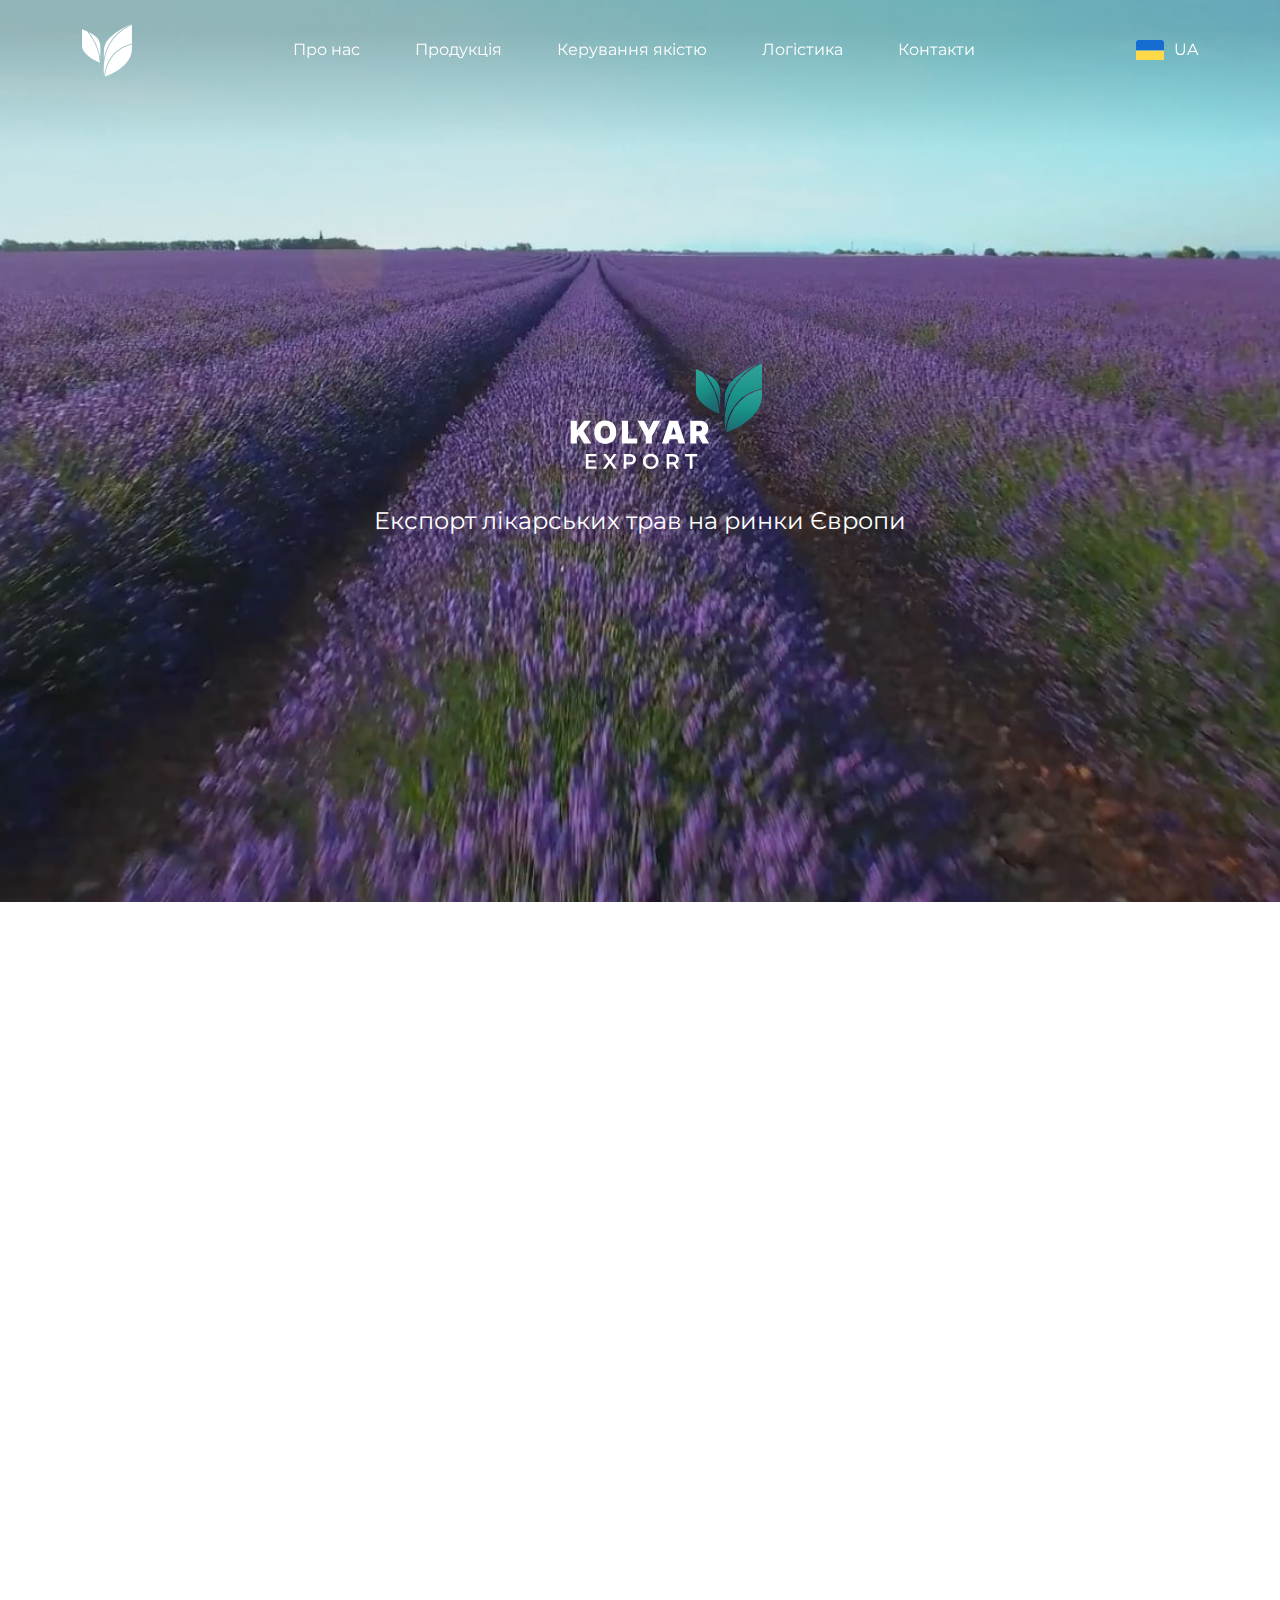
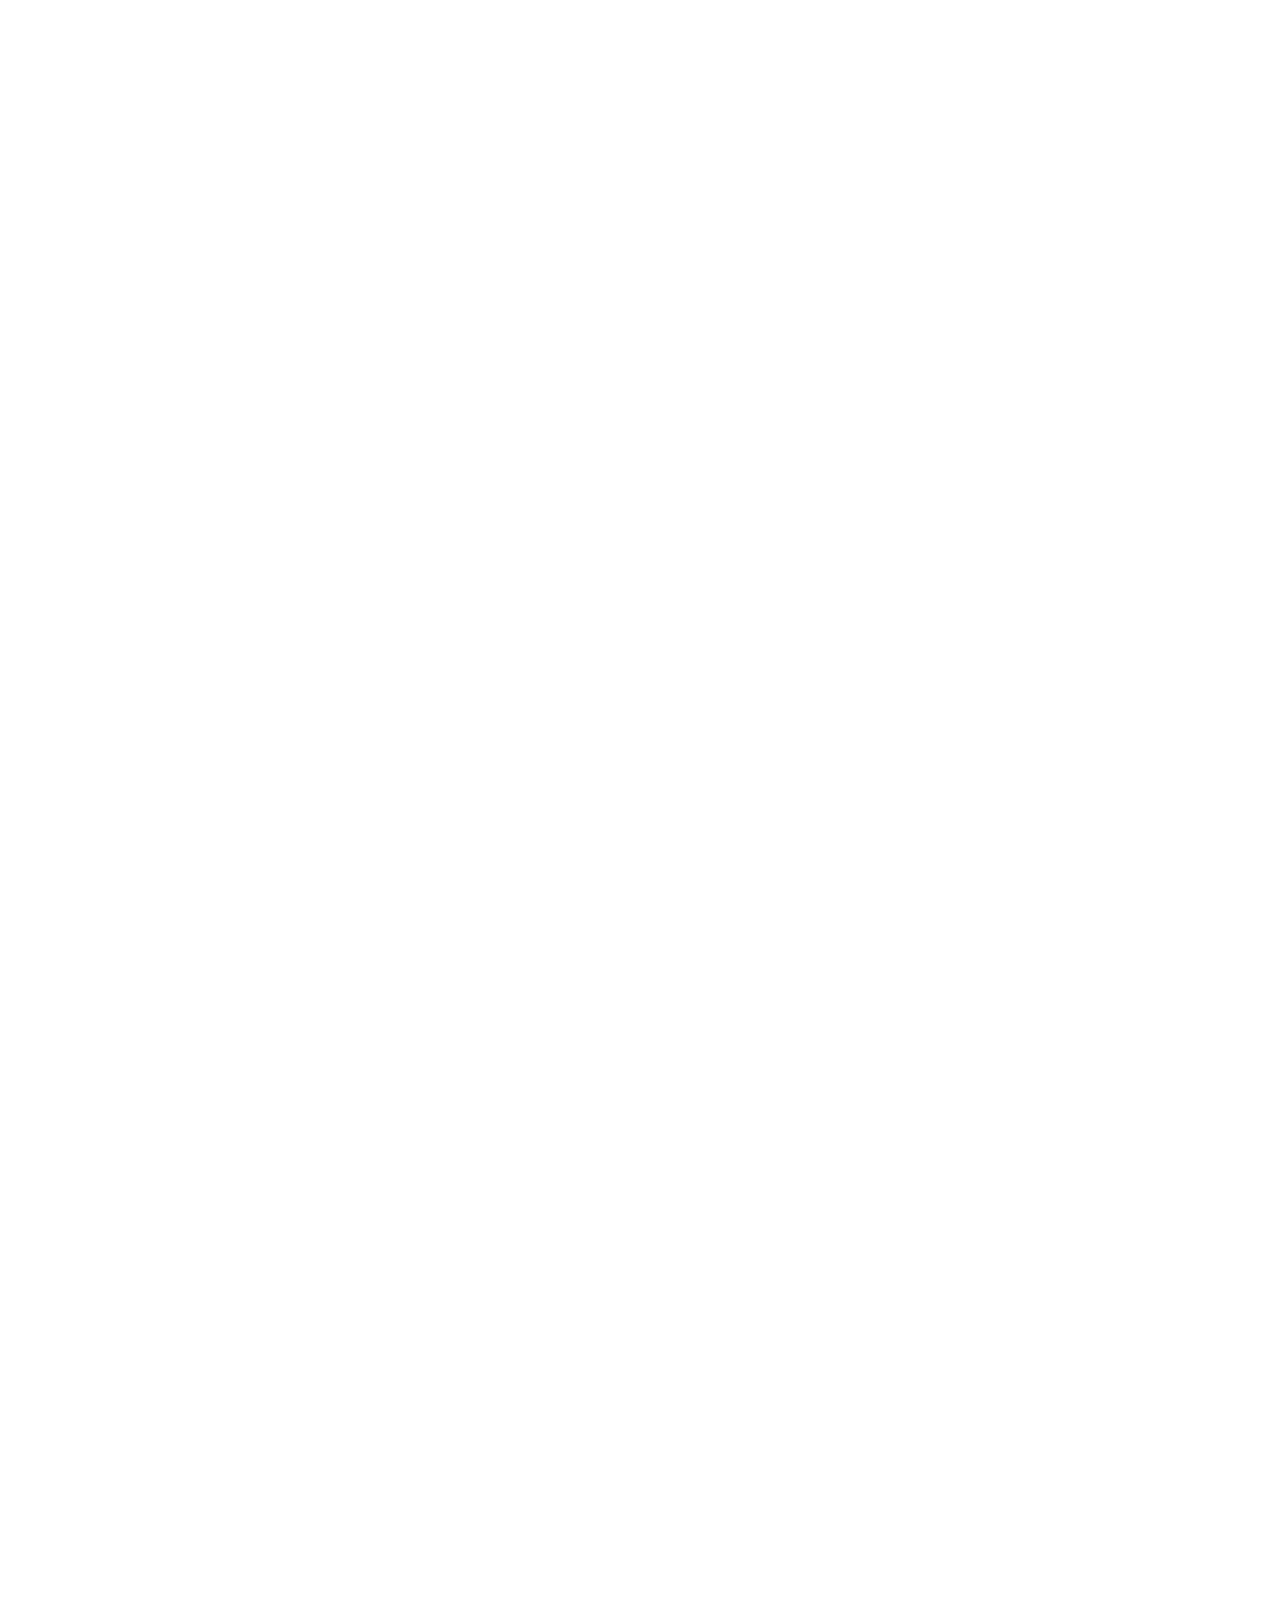
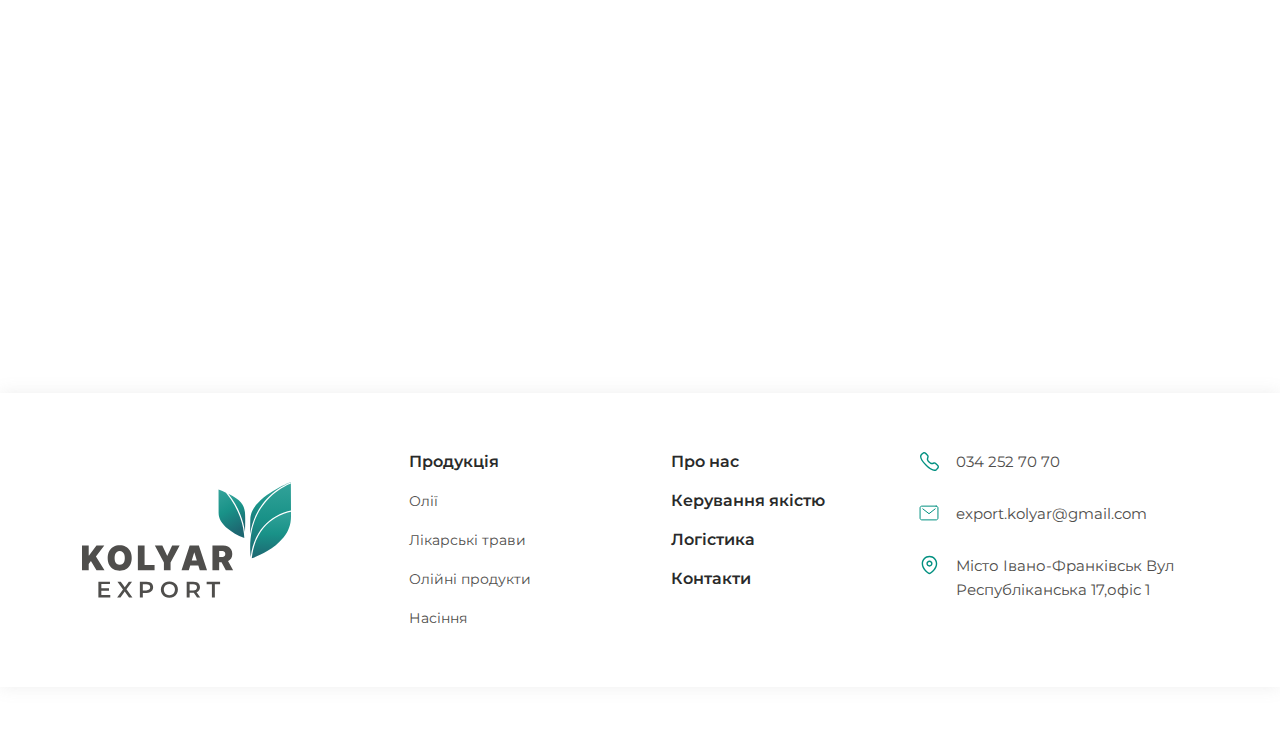
<file: index.html>
<!DOCTYPE html>
<html lang="en">

<head>
    <meta charset="UTF-8">
    <meta http-equiv="X-UA-Compatible" content="IE=edge">
    <meta name="viewport" content="width=device-width, initial-scale=1.0">
    <title>Головна</title>
    <link rel="icon" type="image/x-icon" href="img/favicon.png">
    <link rel="stylesheet" href="css/lib/swiper-bundle.min.css">
    <link rel="stylesheet" href="css/lib/bootstrap.min.css">
    <link href="https://unpkg.com/aos@2.3.1/dist/aos.css" rel="stylesheet">
    <link rel="stylesheet" href="css/style.css">
</head>

<body>
    <div class="pagewrapper">
        <header class="header">
            <div class="container">
                <div class="header__inner">
                    <div class="header__logo">
                        <a href="index.html">
                            <img class="white-logo" src="img/svg/logo.svg" alt="logo">
                            <img class="color-logo" src="img/svg/logo_color.svg" alt="logo">
                        </a>
                    </div>
                    <nav class="header__menu">
                        <ul>
                            <li>
                                <a href="about.html">
                                    Про нас
                                </a>
                            </li>
                            <li>
                                <a href="products.html">
                                    Продукція
                                </a>
                            </li>
                            <li>
                                <a href="quality-control.html">
                                    Керування якістю
                                </a>
                            </li>
                            <li>
                                <a href="logistics.html">
                                    Логістика
                                </a>
                            </li>
                            <li>
                                <a href="contacts.html">
                                    Контакти
                                </a>
                            </li>
                        </ul>
                        <div class="header__lang--mobile">
                            <a href="#" class="current-lang">
                                <img src="img/svg/flag_ua.svg" alt="img">
                                UA
                            </a>
                            <ul>
                                <li>
                                    <a href="#">
                                        <img src="img/svg/flag_de.svg" alt="img">
                                        DE
                                    </a>
                                </li>
                                <li>
                                    <a href="#">
                                        <img src="img/svg/flag_us.svg" alt="img">
                                        EN
                                    </a>
                                </li>
                            </ul>
                        </div>
                    </nav>
                    <div class="header__lang">
                        <a href="#" class="current-lang">
                            <img src="img/svg/flag_ua.svg" alt="img">
                            UA
                        </a>
                        <ul>
                            <li>
                                <a href="#">
                                    <img src="img/svg/flag_de.svg" alt="img">
                                    DE
                                </a>
                            </li>
                            <li>
                                <a href="#">
                                    <img src="img/svg/flag_us.svg" alt="img">
                                    EN
                                </a>
                            </li>
                        </ul>
                    </div>
                    <div class="burger">
                        <span></span>
                        <span></span>
                        <span></span>
                    </div>
                </div>
            </div>
        </header>

        <main class="main">

            <section class="heroscreen" data-aos="fade">
                <picture class="heroscreen__bg">
                    <source srcset="img/heroscreen_mobile.jpg" media="(max-width: 576px)" />
                    <img src="img/heroscreen.jpg" alt="image">
                </picture>
                <div class="container">
                    <div class="heroscreen__inner">
                        <div class="row justify-content-center">
                            <div class="col-xxl-6 col-lg-10">
                                <img src="img/svg/heroscreen_logo.svg" alt="logo">
                                <p>
                                    Експорт лікарських трав на ринки Європи
                                </p>
                            </div>
                        </div>
                    </div>
                </div>
            </section>

            <section class="infosect">
                <div class="container">
                    <div class="row align-items-center">
                        <div class="col-lg-6" data-aos="fade-up" data-aos-delay="200">
                            <div class="infosect__content">
                                <h2 class="secttitle">
                                    Що вам варто знати про нас
                                </h2>
                                <p>
                                    «Коляр Експорт» є одним з провідних експортерів лікарських трав на ринки Європи.
                                    Фірма спеціалізується на постачанні натуральних трав та рослин для фармацевтичних,
                                    косметичних та харчових компаній.
                                </p>
                                <p>
                                    Для забезпечення надійної та ефективної доставки товарів наша компанія використовує
                                    різні види транспортних засобів, в тому числі вагони. Морські контейнери та вантажні
                                    автомобілі,  а також забезпечує пакування продукції у відповідності з вимогами
                                    покупців.
                                </p>
                            </div>
                        </div>
                        <div class="col-lg-6" data-aos="fade-up-left" data-aos-delay="300">
                            <img class="infosect__image" src="img/about_image.jpg" alt="image">
                        </div>
                    </div>
                </div>
            </section>

            <section class="products">
                <div class="container">
                    <div class="products__title" data-aos="fade-up">
                        <h2 class="secttitle">
                            Наша продукція
                        </h2>
                    </div>
                    <div class="row">
                        <div class="col-lg-6" data-aos="fade-up" data-aos-delay="100">
                            <div class="products__item">
                                <img src="img/products1.png" alt="image">
                                <a href="#">Олії</a>
                            </div>
                        </div>
                        <div class="col-lg-6" data-aos="fade-up" data-aos-delay="100">
                            <div class="products__item">
                                <img src="img/products2.png" alt="image">
                                <a href="#">Лікарські трави</a>
                            </div>
                        </div>
                        <div class="col-lg-6" data-aos="fade-up" data-aos-delay="100">
                            <div class="products__item">
                                <img src="img/products3.png" alt="image">
                                <a href="#">Олійні культури</a>
                            </div>
                        </div>
                        <div class="col-lg-6" data-aos="fade-up" data-aos-delay="100">
                            <div class="products__item">
                                <img src="img/products4.png" alt="image">
                                <a href="#">Насіння</a>
                            </div>
                        </div>
                    </div>
                </div>
            </section>

            <section class="recommended" data-aos="fade-up">
                <div class="container">
                    <div class="recommended__title">
                        <h2 class="secttitle">
                            Рекомендовані товари
                        </h2>
                    </div>
                    <div class="recommended__inner">
                        <div class="swiper-button-prev">
                            <svg width="36" height="36" viewBox="0 0 36 36" fill="none"
                                xmlns="http://www.w3.org/2000/svg">
                                <rect width="36" height="36" rx="5" transform="matrix(-1 0 0 1 36 0)" fill="#029080" />
                                <path
                                    d="M8.29289 18.7071C7.90237 18.3166 7.90237 17.6834 8.29289 17.2929L14.6569 10.9289C15.0474 10.5384 15.6805 10.5384 16.0711 10.9289C16.4616 11.3195 16.4616 11.9526 16.0711 12.3431L10.4142 18L16.0711 23.6569C16.4616 24.0474 16.4616 24.6805 16.0711 25.0711C15.6805 25.4616 15.0474 25.4616 14.6569 25.0711L8.29289 18.7071ZM27 19L9 19V17L27 17V19Z"
                                    fill="white" />
                            </svg>
                        </div>
                        <div class="swiper recommended__slider">
                            <div class="swiper-wrapper">
                                <div class="swiper-slide">
                                    <div class="recommended__slide">
                                        <a href="#">
                                            <div class="image">
                                                <img src="img/products/product1.png" alt="image">
                                            </div>
                                            <span>Rosehip fruit oil</span>
                                        </a>
                                    </div>
                                </div>
                                <div class="swiper-slide">
                                    <div class="recommended__slide">
                                        <a href="#">
                                            <div class="image">
                                                <img src="img/products/product2.png" alt="image">
                                            </div>
                                            <span>Rosehip fruit oil</span>
                                        </a>
                                    </div>
                                </div>
                                <div class="swiper-slide">
                                    <div class="recommended__slide">
                                        <a href="#">
                                            <div class="image">
                                                <img src="img/products/product3.png" alt="image">
                                            </div>
                                            <span>Rosehip fruit oil</span>
                                        </a>
                                    </div>
                                </div>
                                <div class="swiper-slide">
                                    <div class="recommended__slide">
                                        <a href="#">
                                            <div class="image">
                                                <img src="img/products/product4.png" alt="image">
                                            </div>
                                            <span>Rosehip fruit oil</span>
                                        </a>
                                    </div>
                                </div>
                                <div class="swiper-slide">
                                    <div class="recommended__slide">
                                        <a href="#">
                                            <div class="image">
                                                <img src="img/products/product1.png" alt="image">
                                            </div>
                                            <span>Rosehip fruit oil</span>
                                        </a>
                                    </div>
                                </div>
                                <div class="swiper-slide">
                                    <div class="recommended__slide">
                                        <a href="#">
                                            <div class="image">
                                                <img src="img/products/product2.png" alt="image">
                                            </div>
                                            <span>Rosehip fruit oil</span>
                                        </a>
                                    </div>
                                </div>
                                <div class="swiper-slide">
                                    <div class="recommended__slide">
                                        <a href="#">
                                            <div class="image">
                                                <img src="img/products/product3.png" alt="image">
                                            </div>
                                            <span>Rosehip fruit oil</span>
                                        </a>
                                    </div>
                                </div>
                                <div class="swiper-slide">
                                    <div class="recommended__slide">
                                        <a href="#">
                                            <div class="image">
                                                <img src="img/products/product4.png" alt="image">
                                            </div>
                                            <span>Rosehip fruit oil</span>
                                        </a>
                                    </div>
                                </div>
                            </div>
                        </div>
                        <div class="swiper-button-next">
                            <svg width="36" height="36" viewBox="0 0 36 36" fill="none"
                            xmlns="http://www.w3.org/2000/svg">
                                <rect width="36" height="36" rx="5" fill="#029080" />
                                <path
                                    d="M27.7071 18.7071C28.0976 18.3166 28.0976 17.6834 27.7071 17.2929L21.3431 10.9289C20.9526 10.5384 20.3195 10.5384 19.9289 10.9289C19.5384 11.3195 19.5384 11.9526 19.9289 12.3431L25.5858 18L19.9289 23.6569C19.5384 24.0474 19.5384 24.6805 19.9289 25.0711C20.3195 25.4616 20.9526 25.4616 21.3431 25.0711L27.7071 18.7071ZM9 19H27V17H9V19Z"
                                    fill="white" />
                            </svg>
                        </div>
                    </div>
                    <div class="swiper-pagination"></div>
                </div>
            </section>

            <section class="advantages">
                <div class="container">
                    <div class="advantages__title" data-aos="fade-up">
                        <h2 class="secttitle">
                            Переваги роботи з нами
                        </h2>
                    </div>
                    <div class="advantages__inner">
                        <div class="row">
                            <div class="col-lg-6" data-aos="fade-up">
                                <div class="advantages__item">
                                    <span class="number">01</span>
                                    <div class="advantages__item-icon">
                                        <img src="img/svg/advantages__icon-1.svg" alt="icon">
                                    </div>
                                    <div class="advantages__item-info">
                                        <h4>
                                            Забезпечення якісних та ефективних продуктів
                                        </h4>
                                        <p>
                                            Наша компанія прагне постійно знаходити найякісніші лікарські рослини та
                                            гарантувати їх якість для клієнтів.
                                        </p>
                                    </div>
                                </div>
                            </div>
                            <div class="col-lg-6" data-aos="fade-up">
                                <div class="advantages__item">
                                    <span class="number">02</span>
                                    <div class="advantages__item-icon">
                                        <img src="img/svg/advantages__icon-2.svg" alt="icon">
                                    </div>
                                    <div class="advantages__item-info">
                                        <h4>
                                            Розширення експорту
                                        </h4>
                                        <p>
                                            ТОВ «Коляр Експорт» має зацікавленість у розвитку нових ринків для експорту
                                            лікарських рослин та встановленні партнерських відносин з клієнтами по
                                            всьому світові.
                                        </p>
                                    </div>
                                </div>
                            </div>
                            <div class="col-lg-6" data-aos="fade-up"">
                                <div class="advantages__item">
                                    <span class="number">03</span>
                                    <div class="advantages__item-icon">
                                        <img src="img/svg/advantages__icon-3.svg" alt="icon">
                                    </div>
                                    <div class="advantages__item-info">
                                        <h4>
                                            Дослідження ринку
                                        </h4>
                                        <p>
                                            Ми проводимо постійний моніторинг ринкових тенденцій попиту та пропозиції на
                                            лікарські рослини для забезпечення адаптації стратегій експорту до потреб
                                            клієнтів.
                                        </p>
                                    </div>
                                </div>
                            </div>
                            <div class="col-lg-6" data-aos="fade-up"">
                                <div class="advantages__item">
                                    <span class="number">04</span>
                                    <div class="advantages__item-icon">
                                        <img src="img/svg/advantages__icon-4.svg" alt="icon">
                                    </div>
                                    <div class="advantages__item-info">
                                        <h4>
                                            Вдосконалення якості
                                        </h4>
                                        <p>
                                            Забезпечення високої якості продукції відбувається шляхом контролю за усіма
                                            етапами виробництва.
                                        </p>
                                    </div>
                                </div>
                            </div>
                        </div>
                    </div>
                </div>
            </section>

            <section class="request" style="background-image: url(img/leave_request_bg.jpg);" data-aos="fade" data-aos-delay="100">
                <div class="container">
                    <div class="row justify-content-center">
                        <div class="col-xl-8 col-lg-10">
                            <div class="request__inner">
                                <h2 class="request__title">
                                    Залишити заявку на співпрацю
                                </h2>
                                <p class="request__subtitle">
                                    Залишіть заявку, ми перетелефонуєм і обговоримо всі деталі
                                </p>
                                <a href="#" class="request__btn popup__btn" data-popup="popup-call">
                                    Відправити
                                </a>
                                <!-- <a href="#" class="request__btn popup__btn" data-popup="popup-thankyou">
                                    Відправити
                                </a> -->
                            </div>
                        </div>
                    </div>
                </div>
            </section>

        </main>

        <!-- POPUP -->

        <!-- form popup -->
        <div class="popup__window popup-call">
            <div class="container">
                <div class="popup__wrapper">
                    <div class="popup__body">
                        <div class="popup__close">
                            <img src="img/svg/close-btn.svg" alt="close">
                        </div>
                        <div class="popup__content">
                            <h2 class="secttitle">
                                Заповніть форму
                            </h2>
                            <form>
                                <div class="inputfield">
                                    <input type="text" placeholder="Ім'я*">
                                </div>
                                <div class="inputfield">
                                    <input type="text" placeholder="Прізвище*">
                                </div>
                                <div class="inputfield phone-field">
                                    <input class="phone-input" type="phone" placeholder="+38(___)___-__-__">
                                </div>
                                <div class="inputfield">
                                    <input type="text" placeholder="Email">
                                </div>
                                <input type="submit" class="sectbtn submit" value="Залишити заявку">
                            </form>
                        </div>
                    </div>
                </div>
            </div>
        </div>

        <!-- thankyou popup -->
        <div class="popup__window popup-thankyou">
            <div class="container">
                <div class="popup__wrapper">
                    <div class="popup__body">
                        <div class="popup__close">
                            <img src="img/svg/close-btn.svg" alt="close">
                        </div>
                        <div class="popup__content">
                            <h2 class="secttitle">
                                Дякуємо вам за звернення
                            </h2>
                            <p>
                                Наш менеджер скоро із вами звʼяжеться
                            </p>
                            <a href="index.html" class="popup-btn">
                                На головну
                            </a>
                        </div>
                    </div>
                </div>
            </div>
        </div>

        <footer class="footer">
            <div class="container">
                <div class="row align-items-center">
                    <div class="col-lg-3">
                        <div class="footer__logo">
                            <a href="index.html">
                                <img src="img/svg/logo_footer.svg" alt="logo">
                            </a>
                        </div>
                    </div>
                    <div class="col-lg-9">
                        <div class="footer__info">
                            <nav class="footer__nav">
                                <ul class="footer__products">
                                    <li>
                                        <a href="#">
                                            Продукція
                                        </a>
                                    </li>
                                    <li>
                                        <a href="#">
                                            Олії
                                        </a>
                                    </li>
                                    <li>
                                        <a href="#">
                                            Лікарські трави
                                        </a>
                                    </li>
                                    <li>
                                        <a href="#">
                                            Олійні продукти
                                        </a>
                                    </li>
                                    <li>
                                        <a href="#">
                                            Насіння
                                        </a>
                                    </li>
                                </ul>
                                <ul class="footer__menu">
                                    <li>
                                        <a href="about.html">
                                            Про нас
                                        </a>
                                    </li>
                                    <li>
                                        <a href="quality-control.html">
                                            Керування якістю
                                        </a>
                                    </li>
                                    <li>
                                        <a href="logistics.html">
                                            Логістика
                                        </a>
                                    </li>
                                    <li>
                                        <a href="contacts.html">
                                            Контакти
                                        </a>
                                    </li>
                                </ul>
                            </nav>
                            <div class="footer__contacts">
                                <a href="tel:034 252 70 70" class="phone">
                                    <img src="img/svg/phone_icon.svg" alt="phone">
                                    034 252 70 70
                                </a>
                                <a href="mailto:export.kolyar@gmail.com" class="email">
                                    <img src="img/svg/mail_icon.svg" alt="mail">
                                    export.kolyar@gmail.com
                                </a>
                                <a href="https://maps.app.goo.gl/NsadHte78gMM9P4q8" class="location" target="_blank">
                                    <img src="img/svg/location_icon.svg" alt="location">
                                    Місто Івано-Франківськ
                                    Вул Республіканська 17,офіс 1
                                </a>
                            </div>
                        </div>
                    </div>
                </div>
            </div>
        </footer>
    </div>


    <script src="js/lib/jquery.js"></script>
    <script src="https://unpkg.com/aos@2.3.1/dist/aos.js"></script>
    <script src="js/lib/swiper-bundle.min.js"></script>
    <script src="js/lib/jquery.maskedinput.min.js"></script>
    <script src="js/main.js"></script>


</body>

</html>
</file>
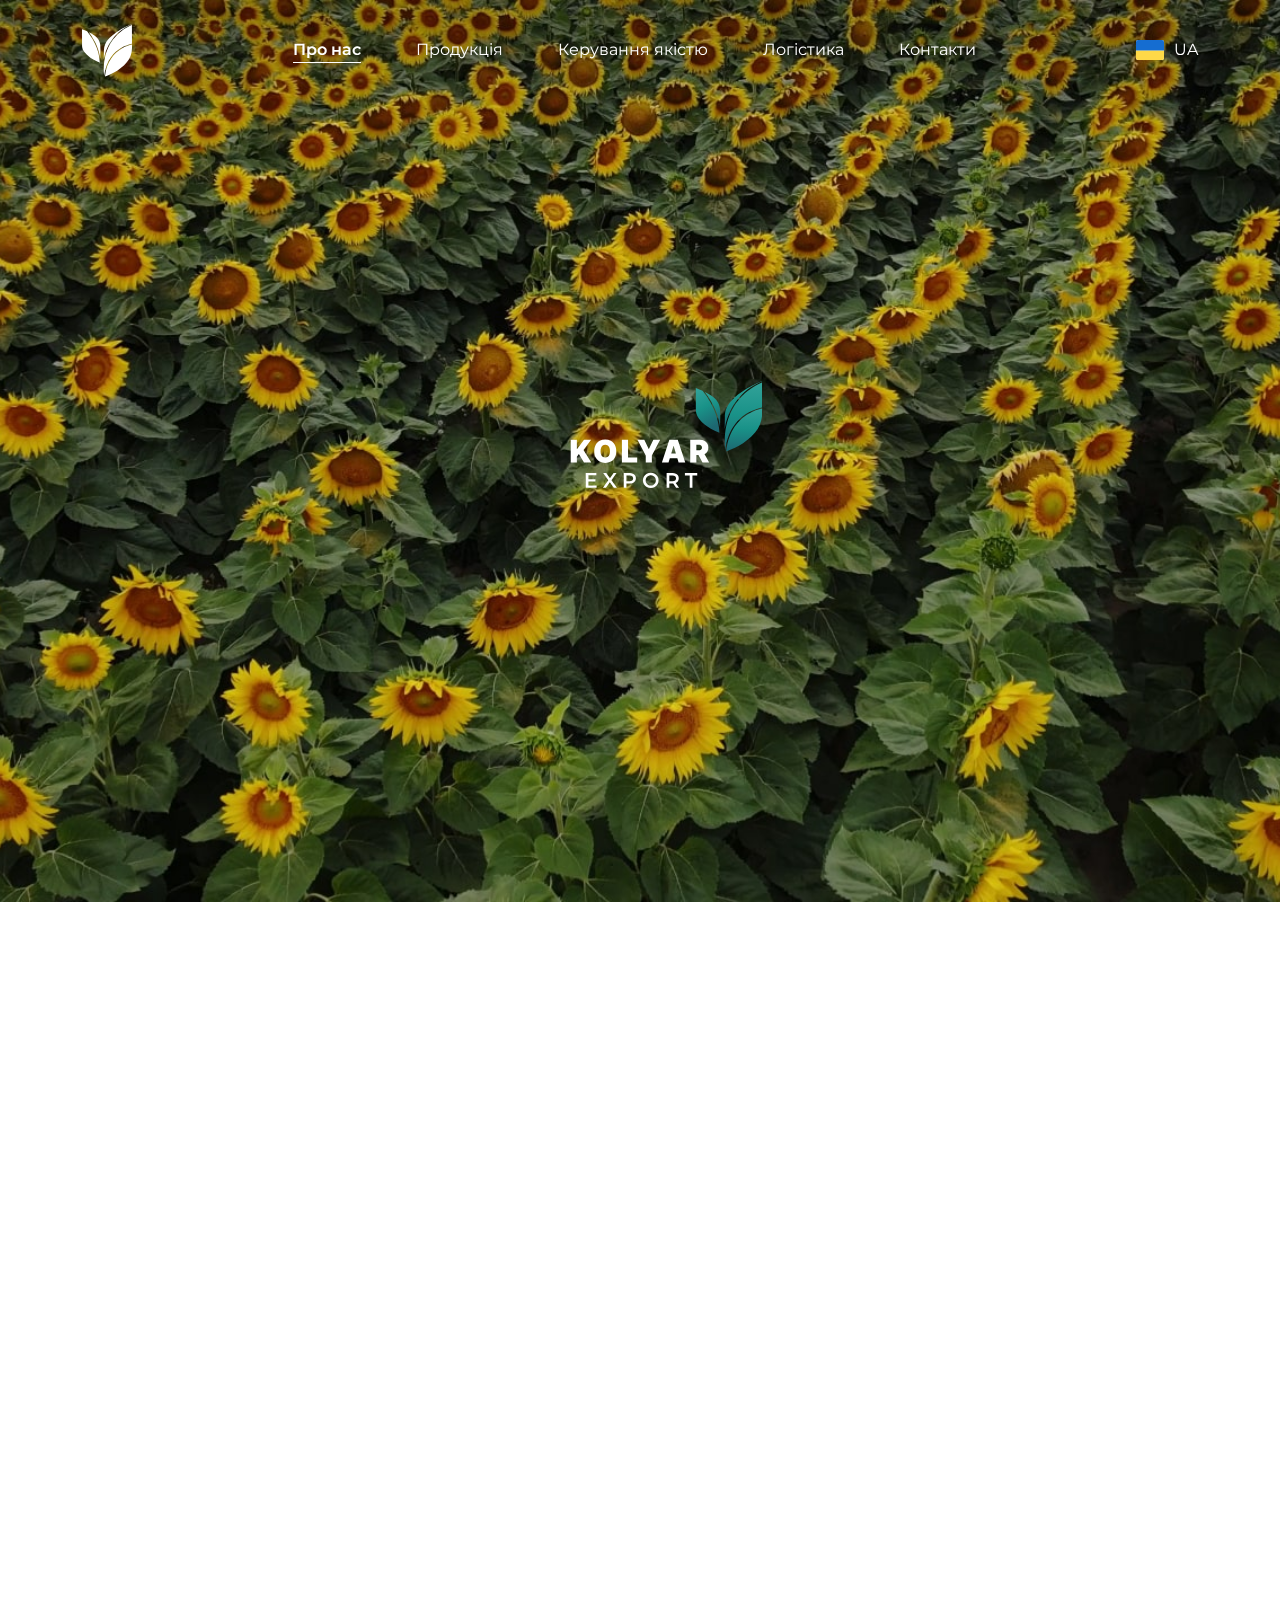
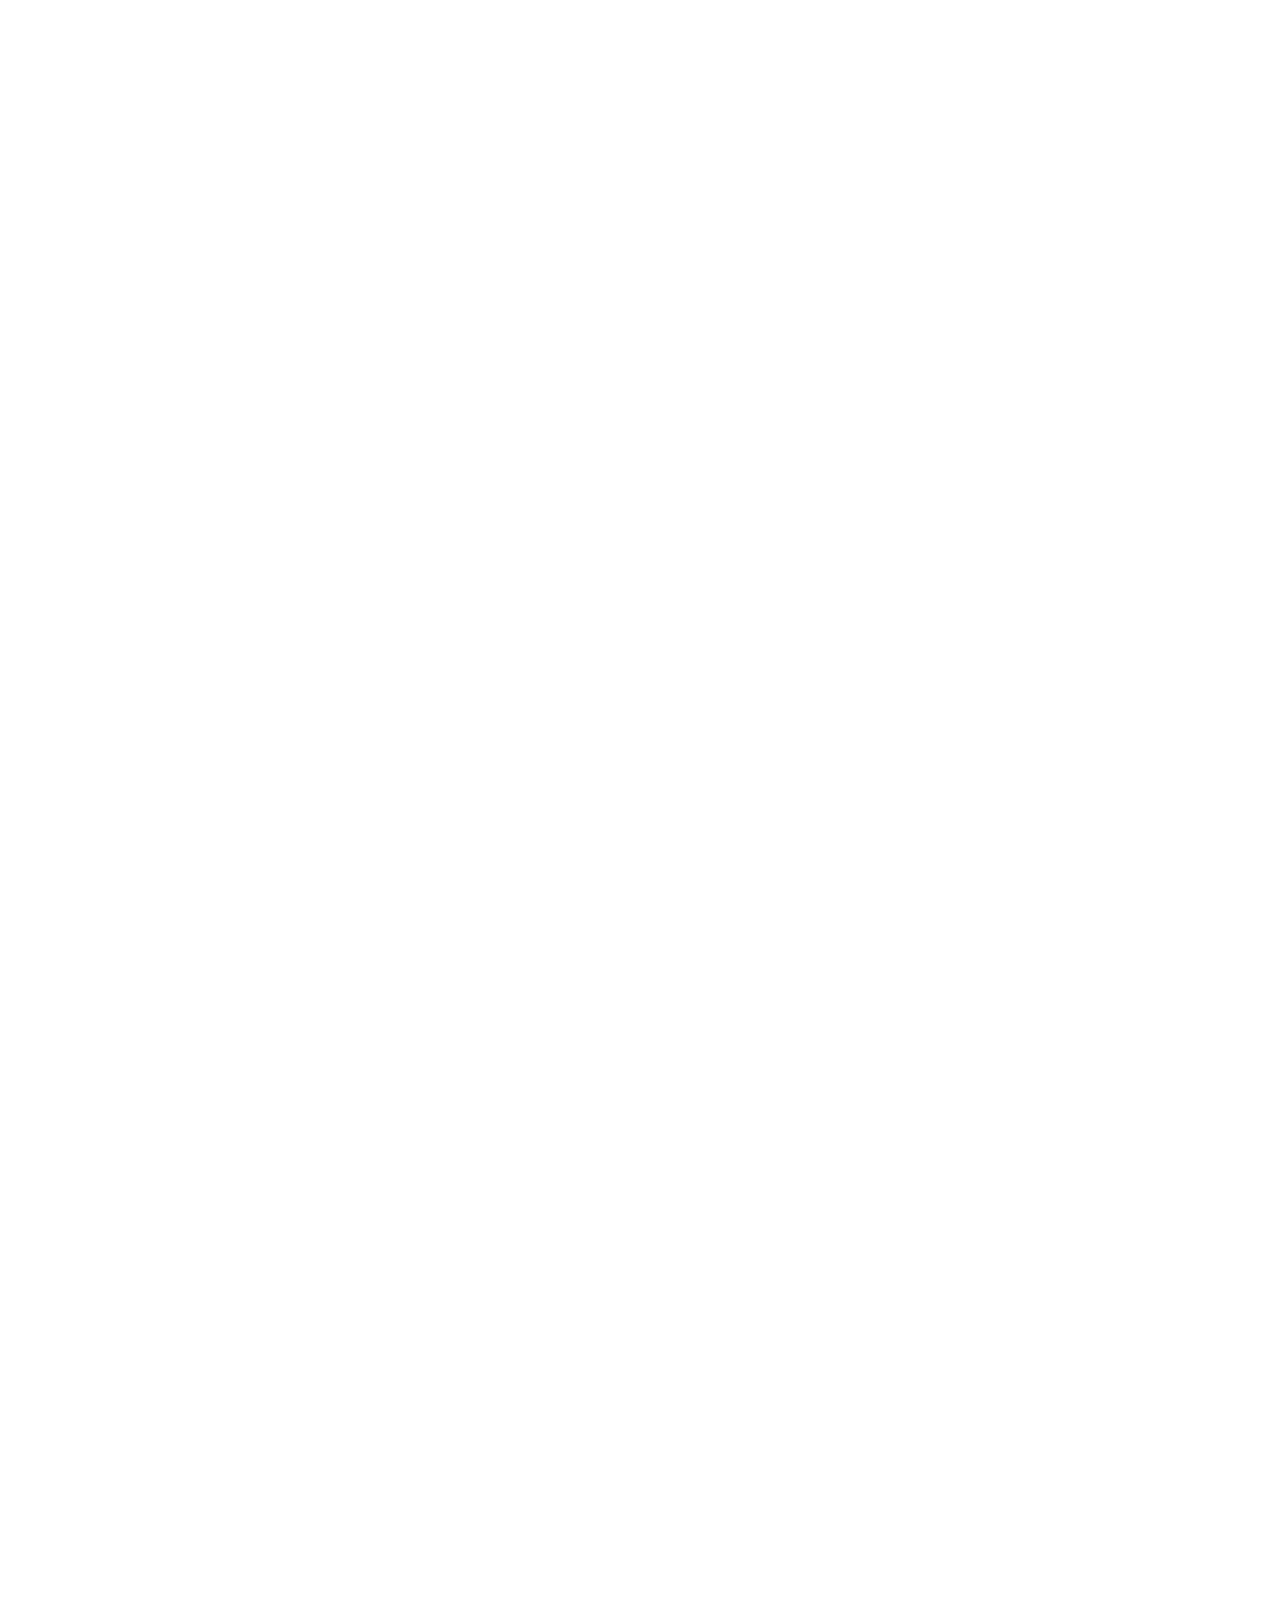
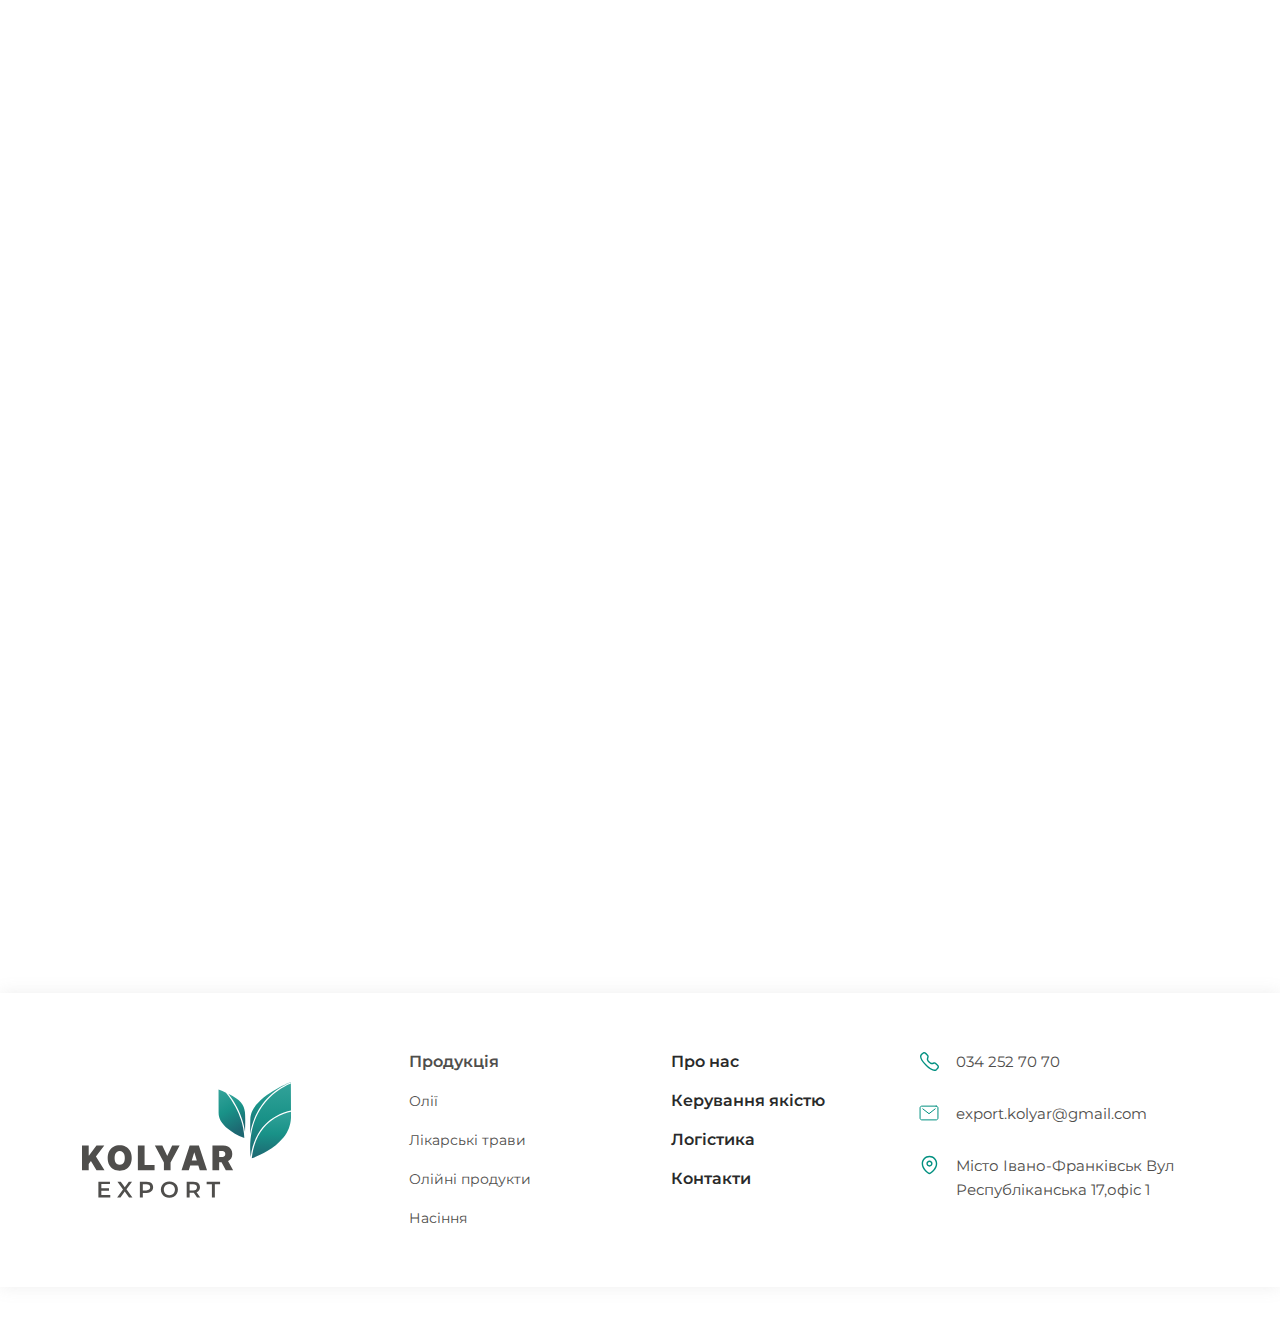
<file: about.html>
<!DOCTYPE html>
<html lang="en">

<head>
    <meta charset="UTF-8">
    <meta http-equiv="X-UA-Compatible" content="IE=edge">
    <meta name="viewport" content="width=device-width, initial-scale=1.0">
    <title>Про нас</title>
    <link rel="icon" type="image/x-icon" href="img/favicon.png">
    <link rel="stylesheet" href="css/lib/swiper-bundle.min.css">
    <link href="https://unpkg.com/aos@2.3.1/dist/aos.css" rel="stylesheet">
    <link rel="stylesheet" href="css/lib/bootstrap.min.css">
    <link rel="stylesheet" href="css/style.css">
</head>

<body>
    <div class="pagewrapper">
        <header class="header">
            <div class="container">
                <div class="header__inner">
                    <div class="header__logo">
                        <a href="index.html">
                            <img class="white-logo" src="img/svg/logo.svg" alt="logo">
                            <img class="color-logo" src="img/svg/logo_color.svg" alt="logo">
                        </a>
                    </div>
                    <nav class="header__menu">
                        <ul>
                            <li>
                                <a href="about.html" class="active">
                                    Про нас
                                </a>
                            </li>
                            <li>
                                <a href="products.html">
                                    Продукція
                                </a>
                            </li>
                            <li>
                                <a href="quality-control.html">
                                    Керування якістю
                                </a>
                            </li>
                            <li>
                                <a href="logistics.html">
                                    Логістика
                                </a>
                            </li>
                            <li>
                                <a href="contacts.html">
                                    Контакти
                                </a>
                            </li>
                        </ul>
                        <div class="header__lang--mobile">
                            <a href="#" class="current-lang">
                                <img src="img/svg/flag_ua.svg" alt="img">
                                UA
                            </a>
                            <ul>
                                <li>
                                    <a href="#">
                                        <img src="img/svg/flag_de.svg" alt="img">
                                        DE
                                    </a>
                                </li>
                                <li>
                                    <a href="#">
                                        <img src="img/svg/flag_us.svg" alt="img">
                                        EN
                                    </a>
                                </li>
                            </ul>
                        </div>
                    </nav>
                    <div class="header__lang">
                        <a href="#" class="current-lang">
                            <img src="img/svg/flag_ua.svg" alt="img">
                            UA
                        </a>
                        <ul>
                            <li>
                                <a href="#">
                                    <img src="img/svg/flag_de.svg" alt="img">
                                    DE
                                </a>
                            </li>
                            <li>
                                <a href="#">
                                    <img src="img/svg/flag_us.svg" alt="img">
                                    EN
                                </a>
                            </li>
                        </ul>
                    </div>
                    <div class="burger">
                        <span></span>
                        <span></span>
                        <span></span>
                    </div>
                </div>
            </div>
        </header>

        <main class="main">

            <section class="heroscreen" data-aos="fade">
                <picture class="heroscreen__bg">
                    <source srcset="img/about_hero_mobile.jpg" media="(max-width: 576px)" />
                    <img src="img/about_hero.jpg" alt="image">
                </picture>
                <div class="container">
                    <div class="heroscreen__inner">
                        <div class="row justify-content-center">
                            <div class="col-xxl-6 col-lg-10">
                                <img src="img/svg/heroscreen_logo.svg" alt="logo">
                            </div>
                        </div>
                    </div>
                </div>
            </section>

            <section class="infosect">
                <div class="container">
                    <div class="row align-items-center">
                        <div class="col-lg-6" data-aos="fade-up">
                            <div class="infosect__content">
                                <h2 class="secttitle">
                                    Що вам варто знати про нас
                                </h2>
                                
                                <p>
                                    «Коляр Експорт» є одним з провідних експортерів лікарських трав на ринки Європи.
                                    Фірма спеціалізується на постачанні натуральних трав та рослин для фармацевтичних,
                                    косметичних та харчових компаній.
                                </p>
                                <p>
                                    Для забезпечення надійної та ефективної доставки товарів наша компанія використовує
                                    різні види транспортних засобів, в тому числі вагони. Морські контейнери та вантажні
                                    автомобілі,  а також забезпечує пакування продукції у відповідності з вимогами
                                    покупців.
                                </p>
                                <p>
                                    Ми високо цінуємо наших клієнтів та постачаємо тільки високу якість продукції. Наша
                                    команда експертів здійснює строгий відбір постачальників і забезпечує високу якість
                                    продукції. Ми працюємо тільки з надійними та сертифікованими постачальниками, які
                                    дотримуються найвищих стандартів якості і екологічних норм. Також завжди здійснюємо
                                    ретельний відбір кращих товарів, проводимо постійні перевірки якості у незалежних
                                    акредитованих лабораторіях.
                                </p>
                            </div>
                        </div>
                        <div class="col-lg-6" data-aos="fade-up-left" data-aos-delay="300">
                            <img class="infosect__image" src="img/about_image_2.png" alt="image">
                        </div>
                    </div>
                </div>
            </section>

            <section class="advantages">
                <div class="container">
                    <div class="advantages__title" data-aos="fade-up">
                        <h2 class="secttitle">
                            Переваги роботи з нами
                        </h2>
                    </div>
                    <div class="advantages__inner">
                        <div class="row">
                            <div class="col-lg-6" data-aos="fade-up">
                                <div class="advantages__item">
                                    <span class="number">01</span>
                                    <div class="advantages__item-icon">
                                        <img src="img/svg/advantages__icon-1.svg" alt="icon">
                                    </div>
                                    <div class="advantages__item-info">
                                        <h4>
                                            Забезпечення якісних та ефективних продуктів
                                        </h4>
                                        <p>
                                            Наша компанія прагне постійно знаходити найякісніші лікарські рослини та
                                            гарантувати їх якість для клієнтів.
                                        </p>
                                    </div>
                                </div>
                            </div>
                            <div class="col-lg-6" data-aos="fade-up">
                                <div class="advantages__item">
                                    <span class="number">02</span>
                                    <div class="advantages__item-icon">
                                        <img src="img/svg/advantages__icon-2.svg" alt="icon">
                                    </div>
                                    <div class="advantages__item-info">
                                        <h4>
                                            Розширення експорту
                                        </h4>
                                        <p>
                                            ТОВ «Коляр Експорт» має зацікавленість у розвитку нових ринків для експорту
                                            лікарських рослин та встановленні партнерських відносин з клієнтами по
                                            всьому світові.
                                        </p>
                                    </div>
                                </div>
                            </div>
                            <div class="col-lg-6" data-aos="fade-up">
                                <div class="advantages__item">
                                    <span class="number">03</span>
                                    <div class="advantages__item-icon">
                                        <img src="img/svg/advantages__icon-3.svg" alt="icon">
                                    </div>
                                    <div class="advantages__item-info">
                                        <h4>
                                            Дослідження ринку
                                        </h4>
                                        <p>
                                            Ми проводимо постійний моніторинг ринкових тенденцій попиту та пропозиції на
                                            лікарські рослини для забезпечення адаптації стратегій експорту до потреб
                                            клієнтів.
                                        </p>
                                    </div>
                                </div>
                            </div>
                            <div class="col-lg-6" data-aos="fade-up">
                                <div class="advantages__item">
                                    <span class="number">04</span>
                                    <div class="advantages__item-icon">
                                        <img src="img/svg/advantages__icon-4.svg" alt="icon">
                                    </div>
                                    <div class="advantages__item-info">
                                        <h4>
                                            Вдосконалення якості
                                        </h4>
                                        <p>
                                            Забезпечення високої якості продукції відбувається шляхом контролю за усіма
                                            етапами виробництва.
                                        </p>
                                    </div>
                                </div>
                            </div>
                        </div>
                    </div>
                </div>
            </section>

            <section class="about">
                <div class="container">
                    <div class="row">
                        <div class="col-lg-6" data-aos="fade-up-right" data-aos-delay="200">
                            <div class="about__content">
                                <h2 class="secttitle">
                                    Наша мета
                                </h2>
                                <p>
                                    Мета нашої компанії полягає в постійному підвищення стандартів якості, ефективності
                                    та сталого виробництва, щоб задовольнити потреби наших клієнтів та забезпечити
                                    світовий ринок натуральними лікарськими рослинами найвищої якості.
                                </p>
                                <p>
                                    Ми прагнемо створити надійну мережу постачальників та партнерів, щоб забезпечити
                                    доступ до різноманітних лікарських рослин для фармацевтичних, косметичних та
                                    харчових компаній.
                                </p>
                            </div>
                        </div>
                        <div class="col-lg-6" data-aos="fade-up-left" data-aos-delay="200">
                            <div class="about__content">
                                <h2 class="secttitle">
                                    Наш колектив
                                </h2>
                                <p>
                                    Наш колектив складається з висококваліфікованих фахівців, які мають багаторічний
                                    досвід у торгівлі рослинною на сільськогосподарською продукцією, міжнародних
                                    торговельних операціях та логістиці.
                                </p>
                                <p>
                                    Ми постійно вивчаємо та аналізуємо ринок, щоб бути в курсі останніх тенденцій та
                                    потреб клієнтів. Наша команда завжди готова розробити оптимальні рішення, які
                                    спрямовані на максимальне задоволення потреб клієнтів. Наші основні принципи – це
                                    чесність, порядність та прозорість у всіх аспеутах нащої роботи.
                                </p>
                            </div>
                        </div>
                    </div>
                </div>
            </section>

            <section class="concept">
                <div class="container">
                    <div class="concept__title" data-aos="fade-up">
                        <h2 class="secttitle">
                            Наша концепція
                        </h2>
                    </div>
                    <div class="row">
                        <div class="col-lg-6" data-aos="fade-up">
                            <div class="concept__item">
                                <p>
                                    Стабільна, висока якість і безпека нашої продукції завдяки регулярним перевіркам
                                    сировини
                                </p>
                            </div>
                        </div>
                        <div class="col-lg-6" data-aos="fade-up">
                            <div class="concept__item">
                                <p>
                                    Тісний контакт з нашими контрактними партнерами
                                </p>
                            </div>
                        </div>
                        <div class="col-lg-6" data-aos="fade-up">
                            <div class="concept__item">
                                <p>
                                    Аналітичні дослідження сировини на вміст пестицидів, мікробіології, важких металів,
                                    насипного об'єму, розмірів сита тощо.
                                </p>
                            </div>
                        </div>
                        <div class="col-lg-6" data-aos="fade-up">
                            <div class="concept__item">
                                <p>
                                    Сенсорне тестування (смак, запах, колір, зовнішній вигляд) всієї сировини та готової
                                    продукції
                                </p>
                            </div>
                        </div>
                        <div class="col-lg-6" data-aos="fade-up">
                            <div class="concept__item">
                                <p>
                                    Додаткові фізичні аналізи трав і фруктів, наприклад, на втрату при сушінні та вміст
                                    олії, де це можливо
                                </p>
                            </div>
                        </div>
                        <div class="col-lg-6" data-aos="fade-up">
                            <div class="concept__item">
                                <p>
                                    HACCP (правила гігієни харчових продуктів)
                                </p>
                            </div>
                        </div>
                        <div class="col-lg-6" data-aos="fade-up">
                            <div class="concept__item">
                                <p>
                                    Постійний моніторинг законодавчих вимог, що застосовуються до товарів як в Україні
                                    так і в ЄС
                                </p>
                            </div>
                        </div>
                        <div class="col-lg-6" data-aos="fade-up">
                            <div class="concept__item">
                                <p>
                                    Щорічні внутрішні та ризик-орієнтовані аудити наших постачальників/сервісних
                                    партнерів
                                </p>
                            </div>
                        </div>
                        <div class="col-lg-6" data-aos="fade-up">
                            <div class="concept__item">
                                <p>
                                    Постійне вдосконалення продукції та процесів
                                </p>
                            </div>
                        </div>
                        <div class="col-lg-6" data-aos="fade-up">
                            <div class="concept__item">
                                <p>
                                    Простежуваність від кінцевого продукту до сировини
                                </p>
                            </div>
                        </div>
                    </div>
                </div>
            </section>

            <section class="request" style="background-image: url(img/leave_request_bg.jpg);" data-aos="fade" data-aos-delay="100">
                <div class="container">
                    <div class="row justify-content-center">
                        <div class="col-xl-8 col-lg-10">
                            <div class="request__inner">
                                <h2 class="request__title">
                                    Залишити заявку на співпрацю
                                </h2>
                                <p class="request__subtitle">
                                    Залишіть заявку, ми перетелефонуєм і обговоримо всі деталі
                                </p>
                                <a href="#" class="request__btn popup__btn" data-popup="popup-call">
                                    Відправити
                                </a>
                                <!-- <a href="#" class="request__btn popup__btn" data-popup="popup-thankyou">
                                    Відправити
                                </a> -->
                            </div>
                        </div>
                    </div>
                </div>
            </section>

        </main>

        <!-- POPUP -->

        <!-- form popup -->
        <div class="popup__window popup-call">
            <div class="container">
                <div class="popup__wrapper">
                    <div class="popup__body">
                        <div class="popup__close">
                            <img src="img/svg/close-btn.svg" alt="close">
                        </div>
                        <div class="popup__content">
                            <h2 class="secttitle">
                                Заповніть форму
                            </h2>
                            <form>
                                <div class="inputfield">
                                    <input type="text" placeholder="Ім'я*">
                                </div>
                                <div class="inputfield">
                                    <input type="text" placeholder="Прізвище*">
                                </div>
                                <div class="inputfield phone-field">
                                    <input class="phone-input" type="phone" placeholder="+38(___)___-__-__">
                                </div>
                                <div class="inputfield">
                                    <input type="text" placeholder="Email">
                                </div>
                                <input type="submit" class="popup-btn" value="Залишити заявку">
                            </form>
                        </div>
                    </div>
                </div>
            </div>
        </div>

        <!-- thankyou popup -->
        <div class="popup__window popup-thankyou">
            <div class="container">
                <div class="popup__wrapper">
                    <div class="popup__body">
                        <div class="popup__close">
                            <img src="img/svg/close-btn.svg" alt="close">
                        </div>
                        <div class="popup__content">
                            <h2 class="secttitle">
                                Дякуємо вам за звернення
                            </h2>
                            <p>
                                Наш менеджер скоро із вами звʼяжеться
                            </p>
                            <a href="index.html" class="popup-btn">
                                На головну
                            </a>
                        </div>
                    </div>
                </div>
            </div>
        </div>

        <footer class="footer">
            <div class="container">
                <div class="row align-items-center">
                    <div class="col-lg-3">
                        <div class="footer__logo">
                            <a href="index.html">
                                <img src="img/svg/logo_footer.svg" alt="logo">
                            </a>
                        </div>
                    </div>
                    <div class="col-lg-9">
                        <div class="footer__info">
                            <nav class="footer__nav">
                                <ul class="footer__products">
                                    <li>
                                        <p class="title">
                                            Продукція
                                        </p>
                                    </li>
                                    <li>
                                        <a href="#">
                                            Олії
                                        </a>
                                    </li>
                                    <li>
                                        <a href="#">
                                            Лікарські трави
                                        </a>
                                    </li>
                                    <li>
                                        <a href="#">
                                            Олійні продукти
                                        </a>
                                    </li>
                                    <li>
                                        <a href="#">
                                            Насіння
                                        </a>
                                    </li>
                                </ul>
                                <ul class="footer__menu">
                                    <li>
                                        <a href="about.html">
                                            Про нас
                                        </a>
                                    </li>
                                    <li>
                                        <a href="quality-control.html">
                                            Керування якістю
                                        </a>
                                    </li>
                                    <li>
                                        <a href="logistics.html">
                                            Логістика
                                        </a>
                                    </li>
                                    <li>
                                        <a href="contacts.html">
                                            Контакти
                                        </a>
                                    </li>
                                </ul>
                            </nav>
                            <div class="footer__contacts">
                                <a href="tel:034 252 70 70" class="phone">
                                    <img src="img/svg/phone_icon.svg" alt="phone">
                                    034 252 70 70
                                </a>
                                <a href="mailto:export.kolyar@gmail.com" class="email">
                                    <img src="img/svg/mail_icon.svg" alt="mail">
                                    export.kolyar@gmail.com
                                </a>
                                <a href="https://maps.app.goo.gl/NsadHte78gMM9P4q8" class="location" target="_blank">
                                    <img src="img/svg/location_icon.svg" alt="location">
                                    Місто Івано-Франківськ
                                    Вул Республіканська 17,офіс 1
                                </a>
                            </div>
                        </div>
                    </div>
                </div>
            </div>
        </footer>
    </div>


    <script src="js/lib/jquery.js"></script>
    <script src="https://unpkg.com/aos@2.3.1/dist/aos.js"></script>
    <script src="js/lib/swiper-bundle.min.js"></script>
    <script src="js/lib/jquery.maskedinput.min.js"></script>
    <script src="js/main.js"></script>


</body>

</html>
</file>
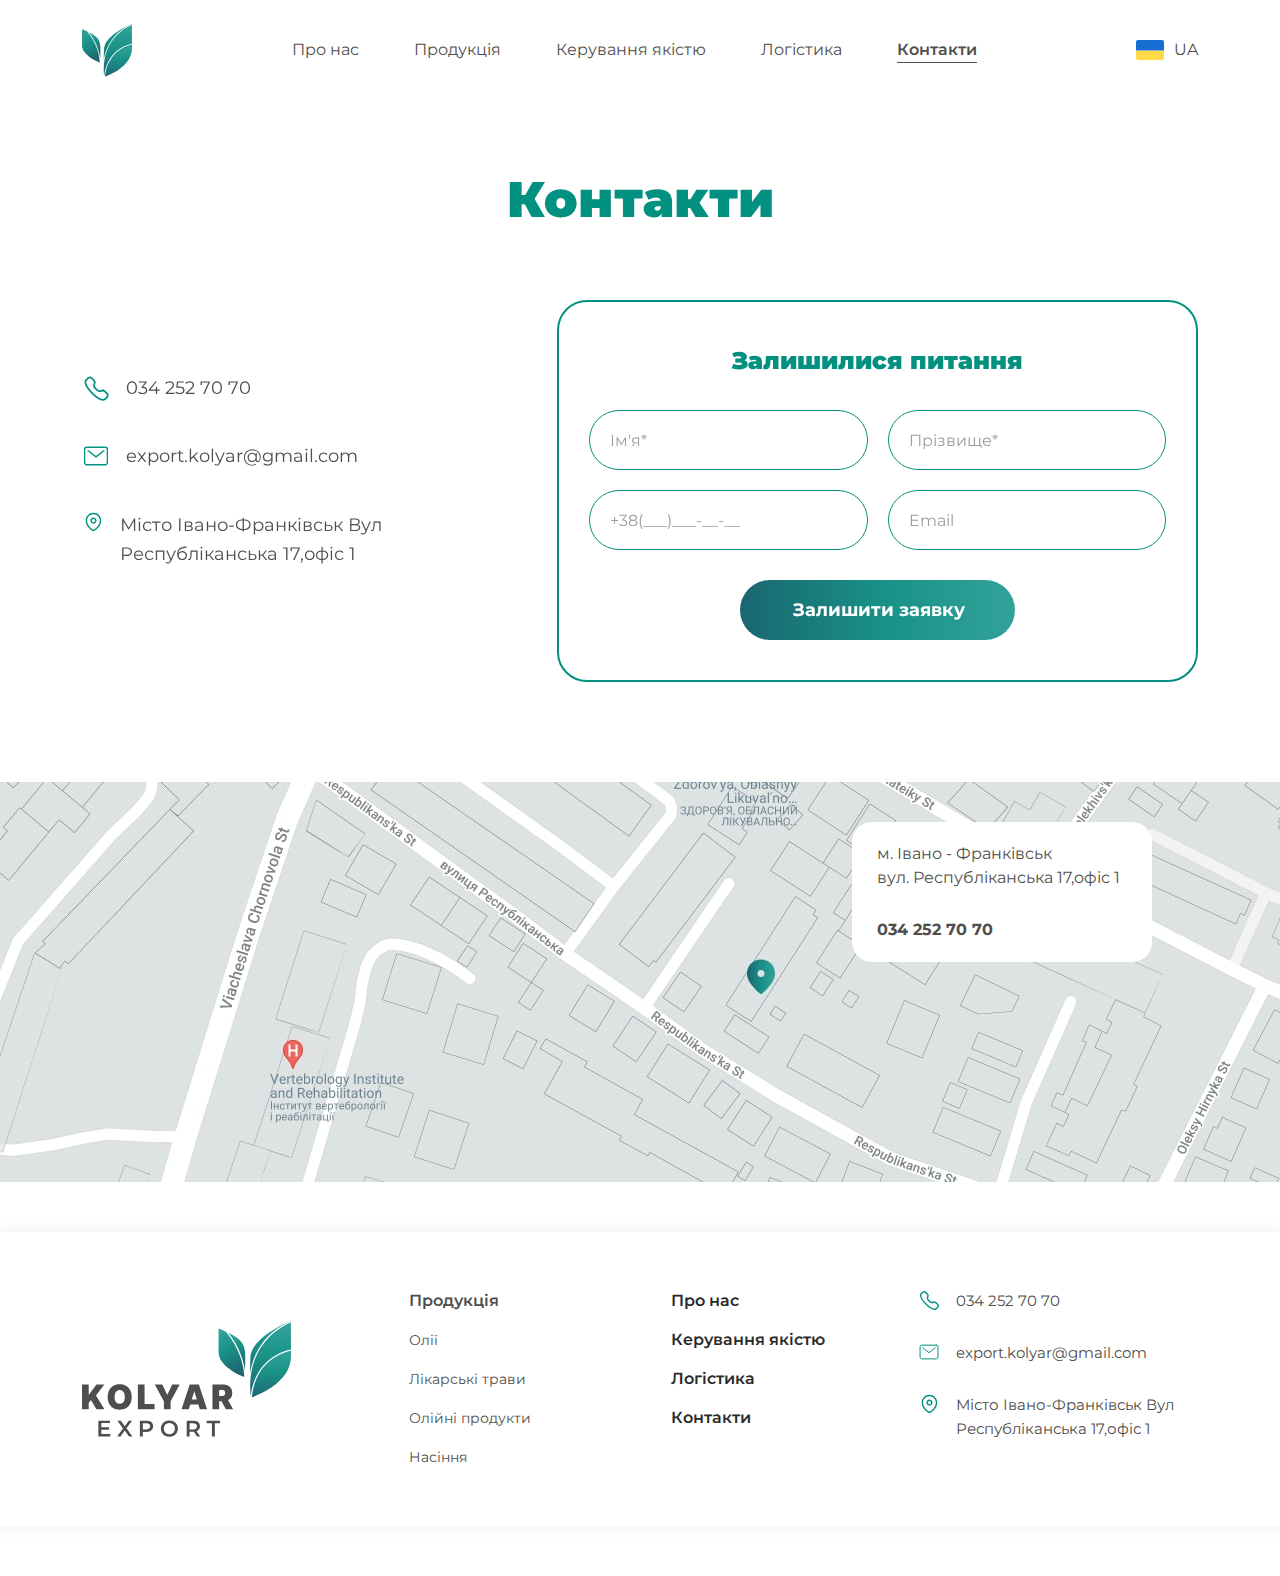
<file: contacts.html>
<!DOCTYPE html>
<html lang="en">

<head>
    <meta charset="UTF-8">
    <meta http-equiv="X-UA-Compatible" content="IE=edge">
    <meta name="viewport" content="width=device-width, initial-scale=1.0">
    <title>Контакти</title>
    <link rel="icon" type="image/x-icon" href="img/favicon.png">
    <link rel="stylesheet" href="css/lib/swiper-bundle.min.css">
    <link href="https://unpkg.com/aos@2.3.1/dist/aos.css" rel="stylesheet">
    <link rel="stylesheet" href="css/lib/bootstrap.min.css">
    <link rel="stylesheet" href="css/style.css">
</head>

<body>
    <div class="pagewrapper">
        <header class="header white">
            <div class="container">
                <div class="header__inner">
                    <div class="header__logo">
                        <a href="index.html">
                            <img class="white-logo" src="img/svg/logo.svg" alt="logo">
                            <img class="color-logo" src="img/svg/logo_color.svg" alt="logo">
                        </a>
                    </div>
                    <nav class="header__menu">
                        <ul>
                            <li>
                                <a href="about.html">
                                    Про нас
                                </a>
                            </li>
                            <li>
                                <a href="products.html">
                                    Продукція
                                </a>
                            </li>
                            <li>
                                <a href="quality-control.html">
                                    Керування якістю
                                </a>
                            </li>
                            <li>
                                <a href="logistics.html">
                                    Логістика
                                </a>
                            </li>
                            <li>
                                <a class="active" href="contacts.html">
                                    Контакти
                                </a>
                            </li>
                        </ul>
                        <div class="header__lang--mobile">
                            <a href="#" class="current-lang">
                                <img src="img/svg/flag_ua.svg" alt="img">
                                UA
                            </a>
                            <ul>
                                <li>
                                    <a href="#">
                                        <img src="img/svg/flag_de.svg" alt="img">
                                        DE
                                    </a>
                                </li>
                                <li>
                                    <a href="#">
                                        <img src="img/svg/flag_us.svg" alt="img">
                                        EN
                                    </a>
                                </li>
                            </ul>
                        </div>
                    </nav>
                    <div class="header__lang">
                        <a href="#" class="current-lang">
                            <img src="img/svg/flag_ua.svg" alt="img">
                            UA
                        </a>
                        <ul>
                            <li>
                                <a href="#">
                                    <img src="img/svg/flag_de.svg" alt="img">
                                    DE
                                </a>
                            </li>
                            <li>
                                <a href="#">
                                    <img src="img/svg/flag_us.svg" alt="img">
                                    EN
                                </a>
                            </li>
                        </ul>
                    </div>
                    <div class="burger">
                        <span></span>
                        <span></span>
                        <span></span>
                    </div>
                </div>
            </div>
        </header>

        <main class="main">

          <section class="contacts">
            <div class="container">
                <h1 class="contacts__title" data-aos="fade-up">
                    Контакти
                </h1>
                <div class="row align-items-center">
                    <div class="col-lg-5" data-aos="fade" data-aos-delay="200">
                        <div class="contacts__info">
                            <a href="tel:034 252 70 70" class="contacts-phone">
                                <img src="img/svg/phone_icon.svg" alt="phone">
                                034 252 70 70
                            </a>
                            <a href="mailto:export.kolyar@gmail.com" class="contacts-email">
                                <img src="img/svg/mail_icon.svg" alt="email">
                                export.kolyar@gmail.com
                            </a>
                            <a href="https://maps.app.goo.gl/NsadHte78gMM9P4q8" target="_blank" class="contacts-location">
                                <img src="img/svg/location_icon.svg" alt="location">
                                Місто Івано-Франківськ
                                Вул Республіканська 17,офіс 1
                            </a>
                        </div>
                    </div>
                    <div class="col-lg-7" data-aos="fade" data-aos-delay="200">
                        <div class="contacts__form">
                            <h2>
                                Залишилися питання
                            </h2>
                            <form>
                                <div class="inputfield">
                                    <input type="text" placeholder="Ім'я*">
                                </div>
                                <div class="inputfield">
                                    <input type="text" placeholder="Прізвище*">
                                </div>
                                <div class="inputfield">
                                    <input class="phone-input" type="phone" placeholder="+38(___)___-__-__">
                                </div>
                                <div class="inputfield">
                                    <input type="text" placeholder="Email">
                                </div>
                                <input type="submit" class="sectbtn submit" value="Залишити заявку">
                            </form>
                        </div>
                    </div>
                </div>
            </div>
          </section>

          <section class="map" data-aos="fade">
                <picture class="map__image">
                    <source srcset="img/map_mobile.jpg" media="(max-width: 576px)" />
                    <img src="img/map.jpg" alt="image">
                </picture>
                <div class="map__box">
                    <a href="https://maps.app.goo.gl/NsadHte78gMM9P4q8" target="_blank">
                        м. Івано - Франківськ<br>
                        вул. Республіканська 17,офіс 1
                    </a>
                    <a href="tel:34 252 70 70">034 252 70 70</a>
                </div>
          </section>

        </main>

        <!-- POPUP -->

        <!-- form popup -->
        <div class="popup__window popup-call">
            <div class="container">
                <div class="popup__wrapper">
                    <div class="popup__body">
                        <div class="popup__close">
                            <img src="img/svg/close-btn.svg" alt="close">
                        </div>
                        <div class="popup__content">
                            <h2 class="secttitle">
                                Заповніть форму
                            </h2>
                            <form>
                                <div class="inputfield">
                                    <input type="text" placeholder="Ім'я*">
                                </div>
                                <div class="inputfield">
                                    <input type="text" placeholder="Прізвище*">
                                </div>
                                <div class="inputfield phone-field">
                                    <input class="phone-input" type="phone" placeholder="+38(___)___-__-__">
                                </div>
                                <div class="inputfield">
                                    <input type="text" placeholder="Email">
                                </div>
                                <input type="submit" class="popup-btn" value="Залишити заявку">
                            </form>
                        </div>
                    </div>
                </div>
            </div>
        </div>

        <!-- thankyou popup -->
        <div class="popup__window popup-thankyou">
            <div class="container">
                <div class="popup__wrapper">
                    <div class="popup__body">
                        <div class="popup__close">
                            <img src="img/svg/close-btn.svg" alt="close">
                        </div>
                        <div class="popup__content">
                            <h2 class="secttitle">
                                Дякуємо вам за звернення
                            </h2>
                            <p>
                                Наш менеджер скоро із вами звʼяжеться
                            </p>
                            <a href="index.html" class="popup-btn">
                                На головну
                            </a>
                        </div>
                    </div>
                </div>
            </div>
        </div>

        <footer class="footer">
            <div class="container">
                <div class="row align-items-center">
                    <div class="col-lg-3">
                        <div class="footer__logo">
                            <a href="index.html">
                                <img src="img/svg/logo_footer.svg" alt="logo">
                            </a>
                        </div>
                    </div>
                    <div class="col-lg-9">
                        <div class="footer__info">
                            <nav class="footer__nav">
                                <ul class="footer__products">
                                    <li>
                                        <p class="title">
                                            Продукція
                                        </p>
                                    </li>
                                    <li>
                                        <a href="#">
                                            Олії
                                        </a>
                                    </li>
                                    <li>
                                        <a href="#">
                                            Лікарські трави
                                        </a>
                                    </li>
                                    <li>
                                        <a href="#">
                                            Олійні продукти
                                        </a>
                                    </li>
                                    <li>
                                        <a href="#">
                                            Насіння
                                        </a>
                                    </li>
                                </ul>
                                <ul class="footer__menu">
                                    <li>
                                        <a href="about.html">
                                            Про нас
                                        </a>
                                    </li>
                                    <li>
                                        <a href="quality-control.html">
                                            Керування якістю
                                        </a>
                                    </li>
                                    <li>
                                        <a href="logistics.html">
                                            Логістика
                                        </a>
                                    </li>
                                    <li>
                                        <a href="contacts.html">
                                            Контакти
                                        </a>
                                    </li>
                                </ul>
                            </nav>
                            <div class="footer__contacts">
                                <a href="tel:034 252 70 70" class="phone">
                                    <img src="img/svg/phone_icon.svg" alt="phone">
                                    034 252 70 70
                                </a>
                                <a href="mailto:export.kolyar@gmail.com" class="email">
                                    <img src="img/svg/mail_icon.svg" alt="mail">
                                    export.kolyar@gmail.com
                                </a>
                                <a href="https://maps.app.goo.gl/NsadHte78gMM9P4q8" class="location" target="_blank">
                                    <img src="img/svg/location_icon.svg" alt="location">
                                    Місто Івано-Франківськ
                                    Вул Республіканська 17,офіс 1
                                </a>
                            </div>
                        </div>
                    </div>
                </div>
            </div>
        </footer>
    </div>


    <script src="js/lib/jquery.js"></script>
    <script src="https://unpkg.com/aos@2.3.1/dist/aos.js"></script>
    <script src="js/lib/swiper-bundle.min.js"></script>
    <script src="js/lib/jquery.maskedinput.min.js"></script>
    <script src="js/main.js"></script>


</body>

</html>
</file>
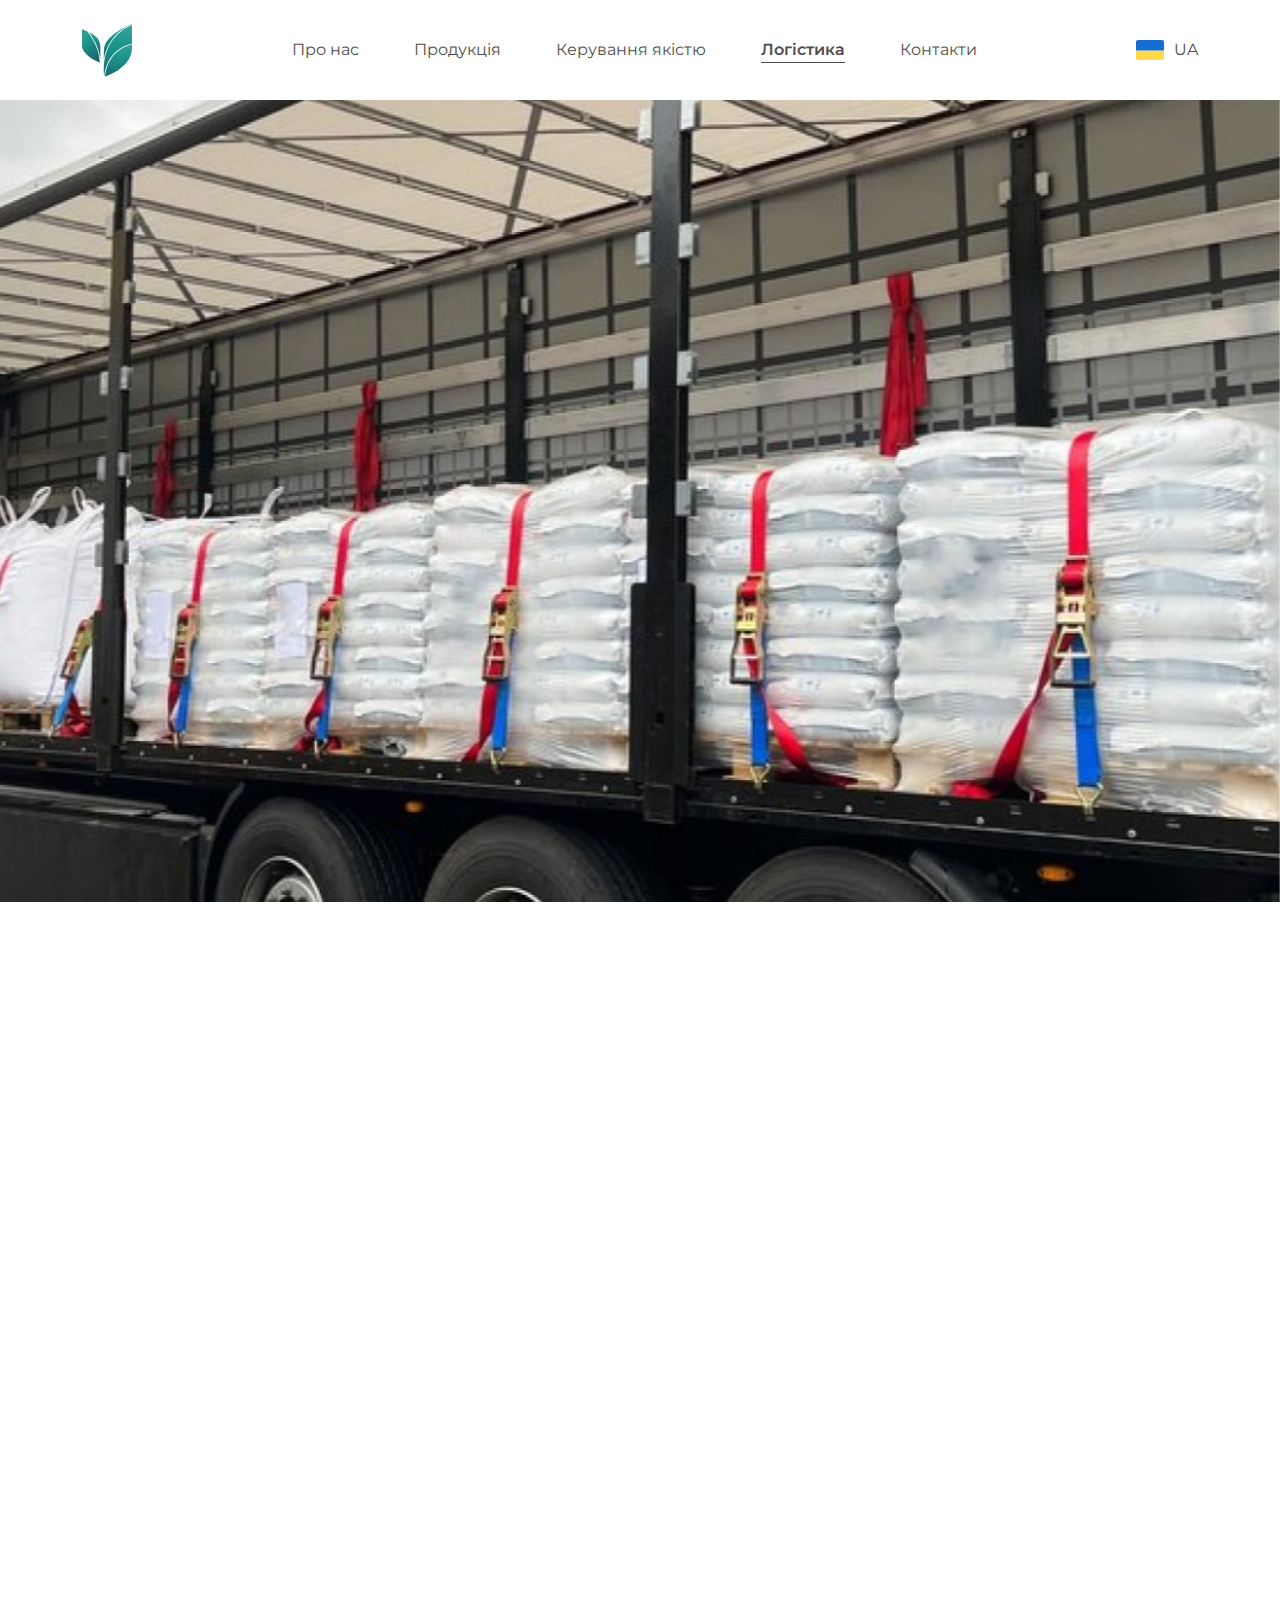
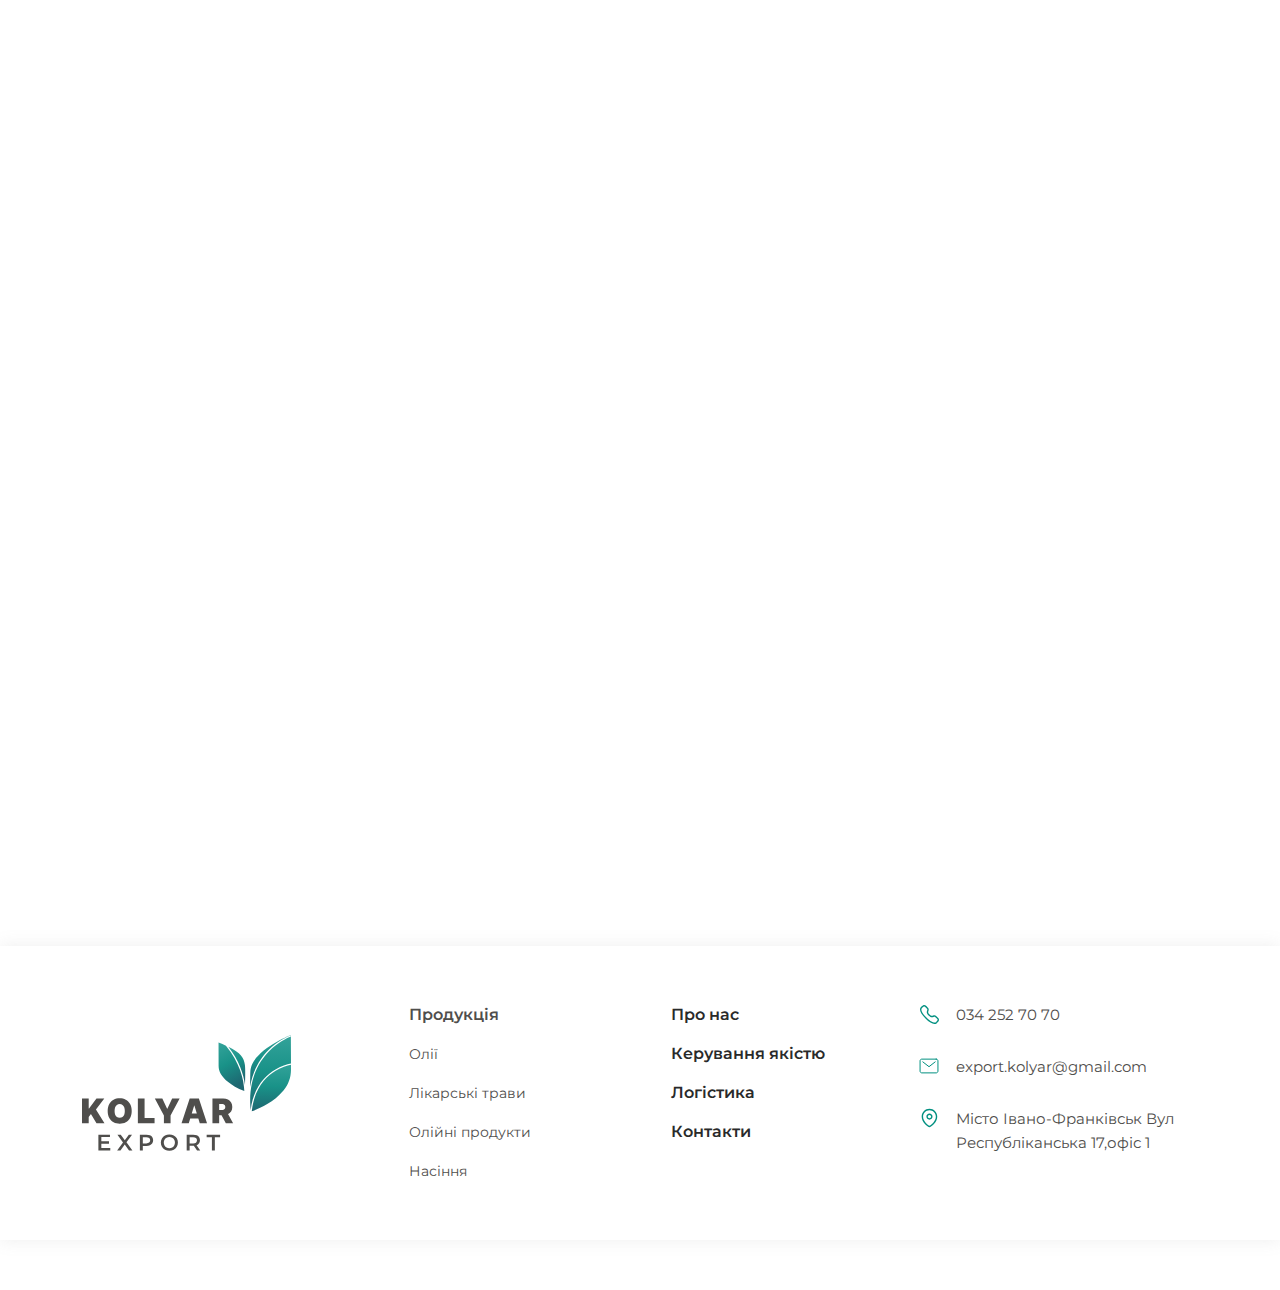
<file: logistics.html>
<!DOCTYPE html>
<html lang="en">

<head>
    <meta charset="UTF-8">
    <meta http-equiv="X-UA-Compatible" content="IE=edge">
    <meta name="viewport" content="width=device-width, initial-scale=1.0">
    <title>Логістика</title>
    <link rel="icon" type="image/x-icon" href="img/favicon.png">
    <link rel="stylesheet" href="css/lib/swiper-bundle.min.css">
    <link rel="stylesheet" href="css/lib/bootstrap.min.css">
    <link href="https://unpkg.com/aos@2.3.1/dist/aos.css" rel="stylesheet">
    <link rel="stylesheet" href="css/style.css">
</head>

<body>
    <div class="pagewrapper">
        <header class="header white">
            <div class="container">
                <div class="header__inner">
                    <div class="header__logo">
                        <a href="index.html">
                            <img class="white-logo" src="img/svg/logo.svg" alt="logo">
                            <img class="color-logo" src="img/svg/logo_color.svg" alt="logo">
                        </a>
                    </div>
                    <nav class="header__menu">
                        <ul>
                            <li>
                                <a href="about.html">
                                    Про нас
                                </a>
                            </li>
                            <li>
                                <a href="products.html">
                                    Продукція
                                </a>
                            </li>
                            <li>
                                <a href="quality-control.html">
                                    Керування якістю
                                </a>
                            </li>
                            <li>
                                <a href="logistics.html" class="active">
                                    Логістика
                                </a>
                            </li>
                            <li>
                                <a href="contacts.html">
                                    Контакти
                                </a>
                            </li>
                        </ul>
                        <div class="header__lang--mobile">
                            <a href="#" class="current-lang">
                                <img src="img/svg/flag_ua.svg" alt="img">
                                UA
                            </a>
                            <ul>
                                <li>
                                    <a href="#">
                                        <img src="img/svg/flag_de.svg" alt="img">
                                        DE
                                    </a>
                                </li>
                                <li>
                                    <a href="#">
                                        <img src="img/svg/flag_us.svg" alt="img">
                                        EN
                                    </a>
                                </li>
                            </ul>
                        </div>
                    </nav>
                    <div class="header__lang">
                        <a href="#" class="current-lang">
                            <img src="img/svg/flag_ua.svg" alt="img">
                            UA
                        </a>
                        <ul>
                            <li>
                                <a href="#">
                                    <img src="img/svg/flag_de.svg" alt="img">
                                    DE
                                </a>
                            </li>
                            <li>
                                <a href="#">
                                    <img src="img/svg/flag_us.svg" alt="img">
                                    EN
                                </a>
                            </li>
                        </ul>
                    </div>
                    <div class="burger">
                        <span></span>
                        <span></span>
                        <span></span>
                    </div>
                </div>
            </div>
        </header>

        <main class="main">

            <section class="heroscreen" data-aos="fade">
                <picture class="heroscreen__bg">
                    <source srcset="img/logistics_hero_mobile.jpg" media="(max-width: 576px)" />
                    <img src="img/logistics_hero.jpg" alt="image" >
                  </picture>
                <div class="container">
                    <div class="heroscreen__inner">
                    </div>
                </div>
            </section>

            <section class="infosect">
                <div class="container">
                    <div class="row align-items-center">
                        <div class="col-lg-6" data-aos="fade-up">
                            <div class="infosect__content">
                                <h2 class="secttitle">
                                    Логістика
                                </h2>
                                <p>
                                    Для забезпечення надійної та ефективної доставки товарів наша компанія використовує різні види транспортних засобів, в тому числі вагони. 
                                </p>
                                <p>
                                    Морські контейнери та вантажні автомобілі,  а також забезпечує пакування продукції у відповідності з вимогами покупців.
                                </p>
                            </div>
                        </div>
                        <div class="col-lg-6" data-aos="fade-up-left" data-aos-delay="300">
                            <img class="infosect__image" src="img/logistics_image.png" alt="image">
                        </div>
                    </div>
                </div>
            </section>

            <section class="products">
                <div class="container">
                    <div class="products__title" data-aos="fade-up">
                        <h2 class="secttitle">
                            Наша продукція
                        </h2>
                    </div>
                    <div class="row">
                        <div class="col-lg-6" data-aos="fade-up">
                            <div class="products__item">
                                <img src="img/products1.png" alt="image">
                                <a href="#">Олії</a>
                            </div>
                        </div>
                        <div class="col-lg-6" data-aos="fade-up">
                            <div class="products__item">
                                <img src="img/products2.png" alt="image">
                                <a href="#">Лікарські трави</a>
                            </div>
                        </div>
                        <div class="col-lg-6" data-aos="fade-up">
                            <div class="products__item">
                                <img src="img/products3.png" alt="image">
                                <a href="#">Олійні культури</a>
                            </div>
                        </div>
                        <div class="col-lg-6" data-aos="fade-up">
                            <div class="products__item">
                                <img src="img/products4.png" alt="image">
                                <a href="#">Насіння</a>
                            </div>
                        </div>
                    </div>
                </div>
            </section>

            <section class="request" style="background-image: url(img/leave_request_bg.jpg);" data-aos="fade" data-aos-delay="100">
                <div class="container">
                    <div class="row justify-content-center">
                        <div class="col-xl-8 col-lg-10">
                            <div class="request__inner">
                                <h2 class="request__title">
                                    Залишити заявку на співпрацю
                                </h2>
                                <p class="request__subtitle">
                                    Залишіть заявку, ми перетелефонуєм і обговоримо всі деталі
                                </p>
                                <a href="#" class="request__btn popup__btn" data-popup="popup-call">
                                    Відправити
                                </a>
                                <!-- <a href="#" class="request__btn popup__btn" data-popup="popup-thankyou">
                                    Відправити
                                </a> -->
                            </div>
                        </div>
                    </div>
                </div>
            </section>

        </main>

        <!-- POPUP -->

        <!-- form popup -->
        <div class="popup__window popup-call">
            <div class="container">
                <div class="popup__wrapper">
                    <div class="popup__body">
                        <div class="popup__close">
                            <img src="img/svg/close-btn.svg" alt="close">
                        </div>
                        <div class="popup__content">
                            <h2 class="secttitle">
                                Заповніть форму
                            </h2>
                            <form>
                                <div class="inputfield">
                                    <input type="text" placeholder="Ім'я*">
                                </div>
                                <div class="inputfield">
                                    <input type="text" placeholder="Прізвище*">
                                </div>
                                <div class="inputfield phone-field">
                                    <input class="phone-input" type="phone" placeholder="+38(___)___-__-__">
                                </div>
                                <div class="inputfield">
                                    <input type="text" placeholder="Email">
                                </div>
                                <input type="submit" class="popup-btn" value="Залишити заявку">
                            </form>
                        </div>
                    </div>
                </div>
            </div>
        </div>

        <!-- thankyou popup -->
        <div class="popup__window popup-thankyou">
            <div class="container">
                <div class="popup__wrapper">
                    <div class="popup__body">
                        <div class="popup__close">
                            <img src="img/svg/close-btn.svg" alt="close">
                        </div>
                        <div class="popup__content">
                            <h2 class="secttitle">
                                Дякуємо вам за звернення
                            </h2>
                            <p>
                                Наш менеджер скоро із вами звʼяжеться
                            </p>
                            <a href="index.html" class="popup-btn">
                                На головну
                            </a>
                        </div>
                    </div>
                </div>
            </div>
        </div>

        <footer class="footer">
            <div class="container">
                <div class="row align-items-center">
                    <div class="col-lg-3">
                        <div class="footer__logo">
                            <a href="index.html">
                                <img src="img/svg/logo_footer.svg" alt="logo">
                            </a>
                        </div>
                    </div>
                    <div class="col-lg-9">
                        <div class="footer__info">
                            <nav class="footer__nav">
                                <ul class="footer__products">
                                    <li>
                                        <p class="title">
                                            Продукція
                                        </p>
                                    </li>
                                    <li>
                                        <a href="#">
                                            Олії
                                        </a>
                                    </li>
                                    <li>
                                        <a href="#">
                                            Лікарські трави
                                        </a>
                                    </li>
                                    <li>
                                        <a href="#">
                                            Олійні продукти
                                        </a>
                                    </li>
                                    <li>
                                        <a href="#">
                                            Насіння
                                        </a>
                                    </li>
                                </ul>
                                <ul class="footer__menu">
                                    <li>
                                        <a href="about.html">
                                            Про нас
                                        </a>
                                    </li>
                                    <li>
                                        <a href="quality-control.html">
                                            Керування якістю
                                        </a>
                                    </li>
                                    <li>
                                        <a href="logistics.html">
                                            Логістика
                                        </a>
                                    </li>
                                    <li>
                                        <a href="contacts.html">
                                            Контакти
                                        </a>
                                    </li>
                                </ul>
                            </nav>
                            <div class="footer__contacts">
                                <a href="tel:034 252 70 70" class="phone">
                                    <img src="img/svg/phone_icon.svg" alt="phone">
                                    034 252 70 70
                                </a>
                                <a href="mailto:export.kolyar@gmail.com" class="email">
                                    <img src="img/svg/mail_icon.svg" alt="mail">
                                    export.kolyar@gmail.com
                                </a>
                                <a href="https://maps.app.goo.gl/NsadHte78gMM9P4q8" class="location" target="_blank">
                                    <img src="img/svg/location_icon.svg" alt="location">
                                    Місто Івано-Франківськ
                                    Вул Республіканська 17,офіс 1
                                </a>
                            </div>
                        </div>
                    </div>
                </div>
            </div>
        </footer>
    </div>


    <script src="js/lib/jquery.js"></script>
    <script src="https://unpkg.com/aos@2.3.1/dist/aos.js"></script>
    <script src="js/lib/swiper-bundle.min.js"></script>
    <script src="js/lib/jquery.maskedinput.min.js"></script>
    <script src="js/main.js"></script>


</body>

</html>
</file>
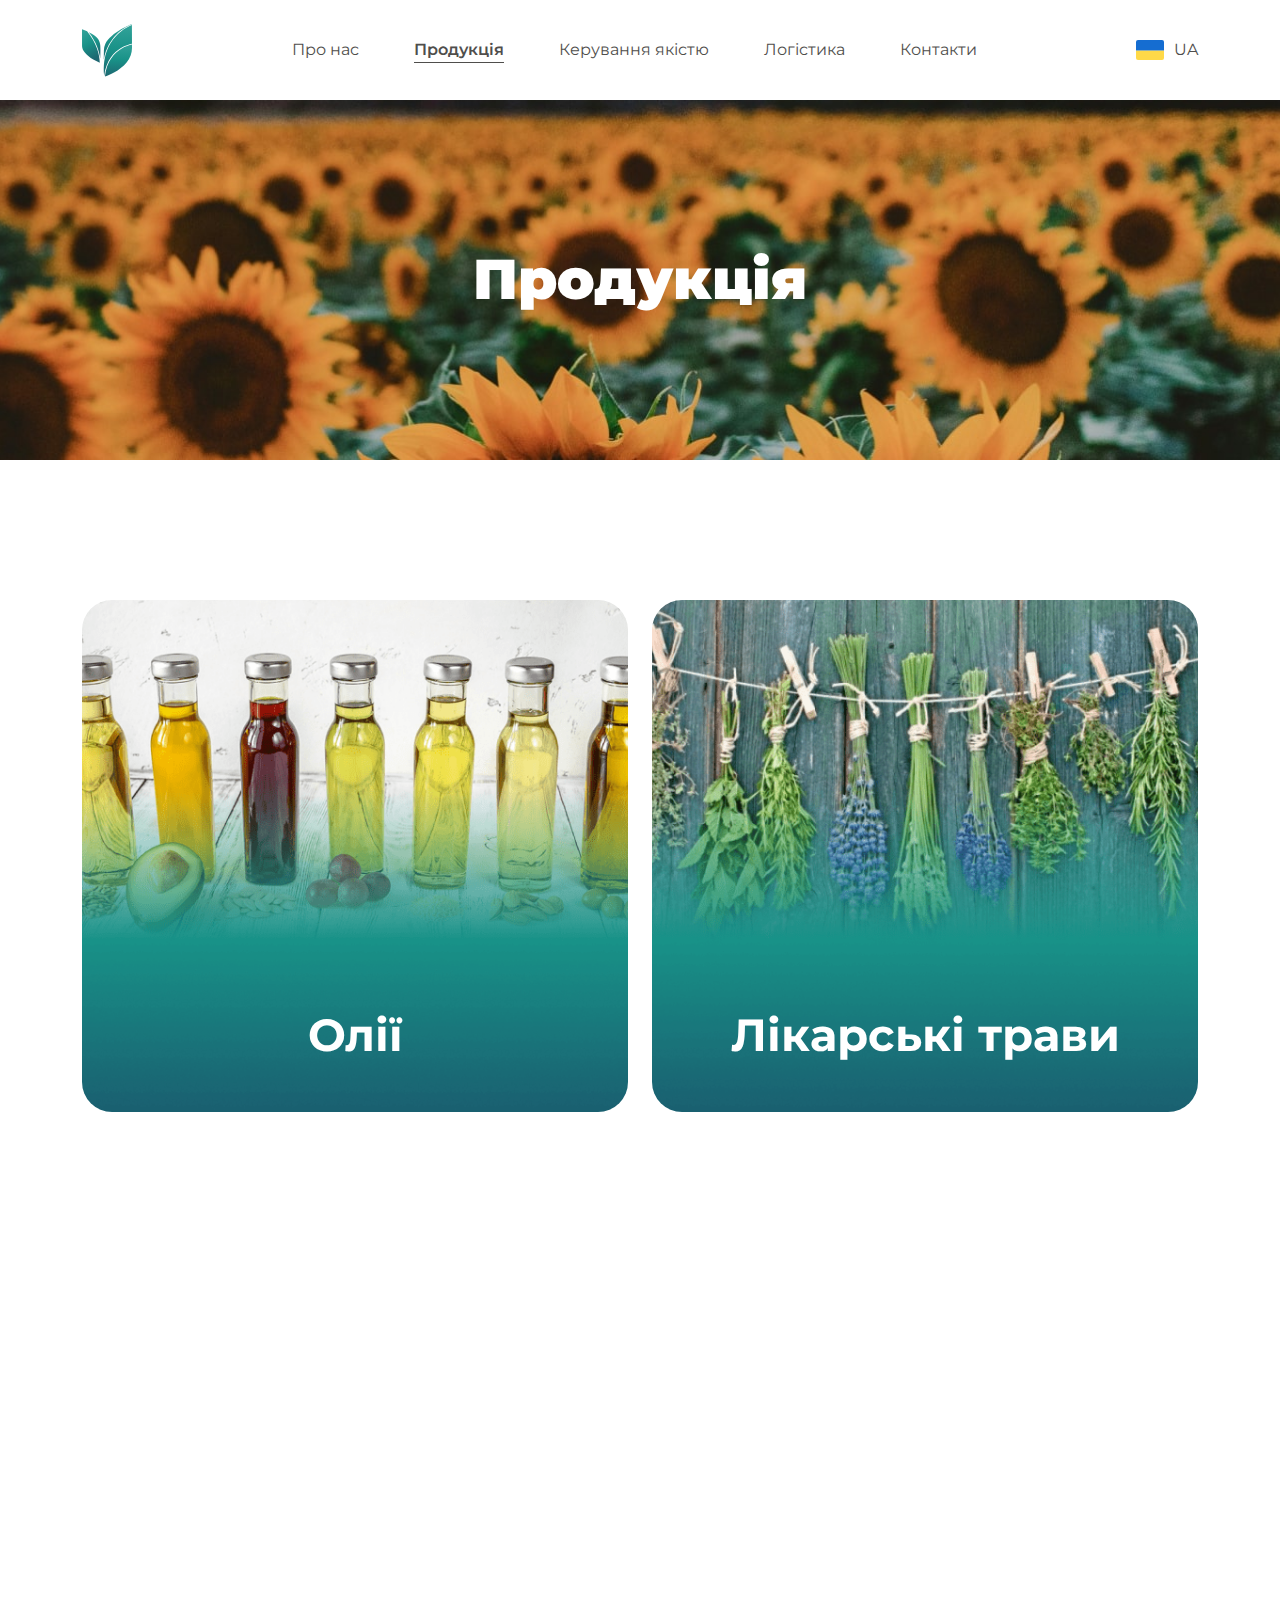
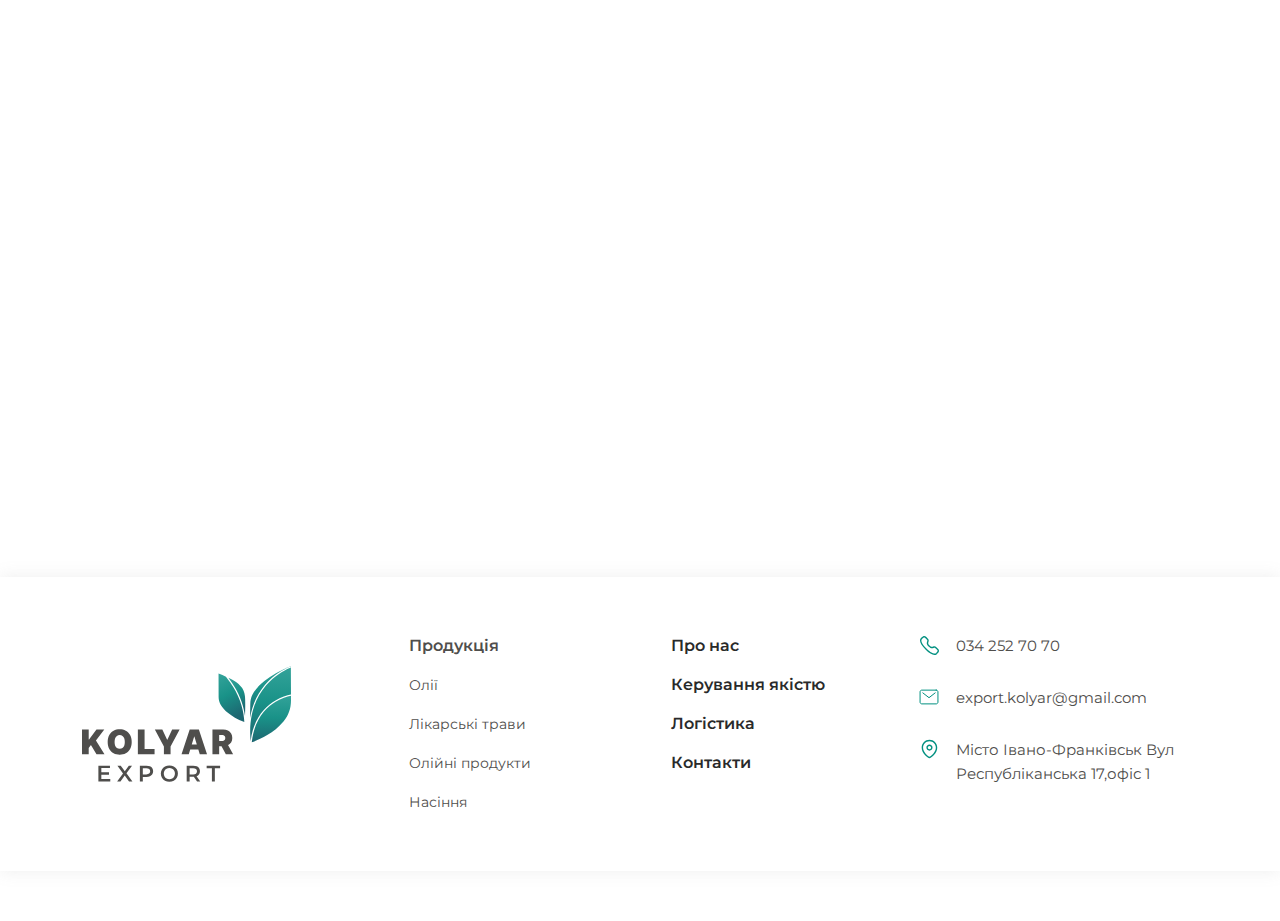
<file: products.html>
<!DOCTYPE html>
<html lang="en">

<head>
    <meta charset="UTF-8">
    <meta http-equiv="X-UA-Compatible" content="IE=edge">
    <meta name="viewport" content="width=device-width, initial-scale=1.0">
    <title>Продукція</title>
    <link rel="icon" type="image/x-icon" href="img/favicon.png">
    <link rel="stylesheet" href="css/lib/swiper-bundle.min.css">
    <link rel="stylesheet" href="css/lib/bootstrap.min.css">
    <link href="https://unpkg.com/aos@2.3.1/dist/aos.css" rel="stylesheet">
    <link rel="stylesheet" href="css/style.css">
</head>

<body>
    <div class="pagewrapper">
        <header class="header white">
            <div class="container">
                <div class="header__inner">
                    <div class="header__logo">
                        <a href="index.html">
                            <img class="white-logo" src="img/svg/logo.svg" alt="logo">
                            <img class="color-logo" src="img/svg/logo_color.svg" alt="logo">
                        </a>
                    </div>
                    <nav class="header__menu">
                        <ul>
                            <li>
                                <a href="about.html">
                                    Про нас
                                </a>
                            </li>
                            <li>
                                <a href="products.html" class="active">
                                    Продукція
                                </a>
                            </li>
                            <li>
                                <a href="quality-control.html">
                                    Керування якістю
                                </a>
                            </li>
                            <li>
                                <a href="logistics.html">
                                    Логістика
                                </a>
                            </li>
                            <li>
                                <a href="contacts.html">
                                    Контакти
                                </a>
                            </li>
                        </ul>
                        <div class="header__lang--mobile">
                            <a href="#" class="current-lang">
                                <img src="img/svg/flag_ua.svg" alt="img">
                                UA
                            </a>
                            <ul>
                                <li>
                                    <a href="#">
                                        <img src="img/svg/flag_de.svg" alt="img">
                                        DE
                                    </a>
                                </li>
                                <li>
                                    <a href="#">
                                        <img src="img/svg/flag_us.svg" alt="img">
                                        EN
                                    </a>
                                </li>
                            </ul>
                        </div>
                    </nav>
                    <div class="header__lang">
                        <a href="#" class="current-lang">
                            <img src="img/svg/flag_ua.svg" alt="img">
                            UA
                        </a>
                        <ul>
                            <li>
                                <a href="#">
                                    <img src="img/svg/flag_de.svg" alt="img">
                                    DE
                                </a>
                            </li>
                            <li>
                                <a href="#">
                                    <img src="img/svg/flag_us.svg" alt="img">
                                    EN
                                </a>
                            </li>
                        </ul>
                    </div>
                    <div class="burger">
                        <span></span>
                        <span></span>
                        <span></span>
                    </div>
                </div>
            </div>
        </header>

        <main class="main">

            <section class="heroprod" data-aos="fade">
                <img src="img/products_bg.jpg" alt="image" class="heroprod_bg">
                <div class="container">
                    <h1>
                        Продукція
                    </h1>
                </div>
            </section>

            <section class="prodcard">
                <div class="container">
                    <div class="row">
                        <div class="col-md-6" data-aos="fade-up">
                            <a href="single-product.html" class="prodcard__item">
                               <img src="img/products/prod_card1.png" alt="image">
                                <h3>
                                    Олії
                                </h3>
                            </a>
                        </div>
                        <div class="col-md-6" data-aos="fade-up">
                            <a href="single-product.html" class="prodcard__item">
                               <img src="img/products/prod_card2.png" alt="image">
                                <h3>
                                    Лікарські трави
                                </h3>
                            </a>
                        </div>
                        <div class="col-md-6" data-aos="fade-up">
                            <a href="single-product.html" class="prodcard__item">
                               <img src="img/products/prod_card3.png" alt="image">
                                <h3>
                                    Олійні культури
                                </h3>
                            </a>
                        </div>
                        <div class="col-md-6" data-aos="fade-up">
                            <a href="single-product.html" class="prodcard__item">
                               <img src="img/products/prod_card4.png" alt="image">
                                <h3>
                                    Насіння
                                </h3>
                            </a>
                        </div>
                    </div>
                </div>
            </section>

            <section class="request" style="background-image: url(img/leave_request_bg.jpg);" data-aos="fade" data-aos-delay="100">
                <div class="container">
                    <div class="row justify-content-center">
                        <div class="col-xl-8 col-lg-10">
                            <div class="request__inner">
                                <h2 class="request__title">
                                    Залишити заявку на співпрацю
                                </h2>
                                <p class="request__subtitle">
                                    Залишіть заявку, ми перетелефонуєм і обговоримо всі деталі
                                </p>
                                <a href="#" class="request__btn popup__btn" data-popup="popup-call">
                                    Відправити
                                </a>
                                <!-- <a href="#" class="request__btn popup__btn" data-popup="popup-thankyou">
                                    Відправити
                                </a> -->
                            </div>
                        </div>
                    </div>
                </div>
            </section>

        </main>

        <!-- POPUP -->

        <!-- form popup -->
        <div class="popup__window popup-call">
            <div class="container">
                <div class="popup__wrapper">
                    <div class="popup__body">
                        <div class="popup__close">
                            <img src="img/svg/close-btn.svg" alt="close">
                        </div>
                        <div class="popup__content">
                            <h2 class="secttitle">
                                Заповніть форму
                            </h2>
                            <form>
                                <div class="inputfield">
                                    <input type="text" placeholder="Ім'я*">
                                </div>
                                <div class="inputfield">
                                    <input type="text" placeholder="Прізвище*">
                                </div>
                                <div class="inputfield phone-field">
                                    <input class="phone-input" type="phone" placeholder="+38(___)___-__-__">
                                </div>
                                <div class="inputfield">
                                    <input type="text" placeholder="Email">
                                </div>
                                <input type="submit" class="popup-btn" value="Залишити заявку">
                            </form>
                        </div>
                    </div>
                </div>
            </div>
        </div>

        <!-- thankyou popup -->
        <div class="popup__window popup-thankyou">
            <div class="container">
                <div class="popup__wrapper">
                    <div class="popup__body">
                        <div class="popup__close">
                            <img src="img/svg/close-btn.svg" alt="close">
                        </div>
                        <div class="popup__content">
                            <h2 class="secttitle">
                                Дякуємо вам за звернення
                            </h2>
                            <p>
                                Наш менеджер скоро із вами звʼяжеться
                            </p>
                            <a href="index.html" class="popup-btn">
                                На головну
                            </a>
                        </div>
                    </div>
                </div>
            </div>
        </div>

        <footer class="footer">
            <div class="container">
                <div class="row align-items-center">
                    <div class="col-lg-3">
                        <div class="footer__logo">
                            <a href="index.html">
                                <img src="img/svg/logo_footer.svg" alt="logo">
                            </a>
                        </div>
                    </div>
                    <div class="col-lg-9">
                        <div class="footer__info">
                            <nav class="footer__nav">
                                <ul class="footer__products">
                                    <li>
                                        <p class="title">
                                            Продукція
                                        </p>
                                    </li>
                                    <li>
                                        <a href="#">
                                            Олії
                                        </a>
                                    </li>
                                    <li>
                                        <a href="#">
                                            Лікарські трави
                                        </a>
                                    </li>
                                    <li>
                                        <a href="#">
                                            Олійні продукти
                                        </a>
                                    </li>
                                    <li>
                                        <a href="#">
                                            Насіння
                                        </a>
                                    </li>
                                </ul>
                                <ul class="footer__menu">
                                    <li>
                                        <a href="about.html">
                                            Про нас
                                        </a>
                                    </li>
                                    <li>
                                        <a href="quality-control.html">
                                            Керування якістю
                                        </a>
                                    </li>
                                    <li>
                                        <a href="logistics.html">
                                            Логістика
                                        </a>
                                    </li>
                                    <li>
                                        <a href="contacts.html">
                                            Контакти
                                        </a>
                                    </li>
                                </ul>
                            </nav>
                            <div class="footer__contacts">
                                <a href="tel:034 252 70 70" class="phone">
                                    <img src="img/svg/phone_icon.svg" alt="phone">
                                    034 252 70 70
                                </a>
                                <a href="mailto:export.kolyar@gmail.com" class="email">
                                    <img src="img/svg/mail_icon.svg" alt="mail">
                                    export.kolyar@gmail.com
                                </a>
                                <a href="https://maps.app.goo.gl/NsadHte78gMM9P4q8" class="location" target="_blank">
                                    <img src="img/svg/location_icon.svg" alt="location">
                                    Місто Івано-Франківськ
                                    Вул Республіканська 17,офіс 1
                                </a>
                            </div>
                        </div>
                    </div>
                </div>
            </div>
        </footer>
    </div>


    <script src="js/lib/jquery.js"></script>
    <script src="https://unpkg.com/aos@2.3.1/dist/aos.js"></script>
    <script src="js/lib/swiper-bundle.min.js"></script>
    <script src="js/lib/jquery.maskedinput.min.js"></script>
    <script src="js/main.js"></script>


</body>

</html>
</file>
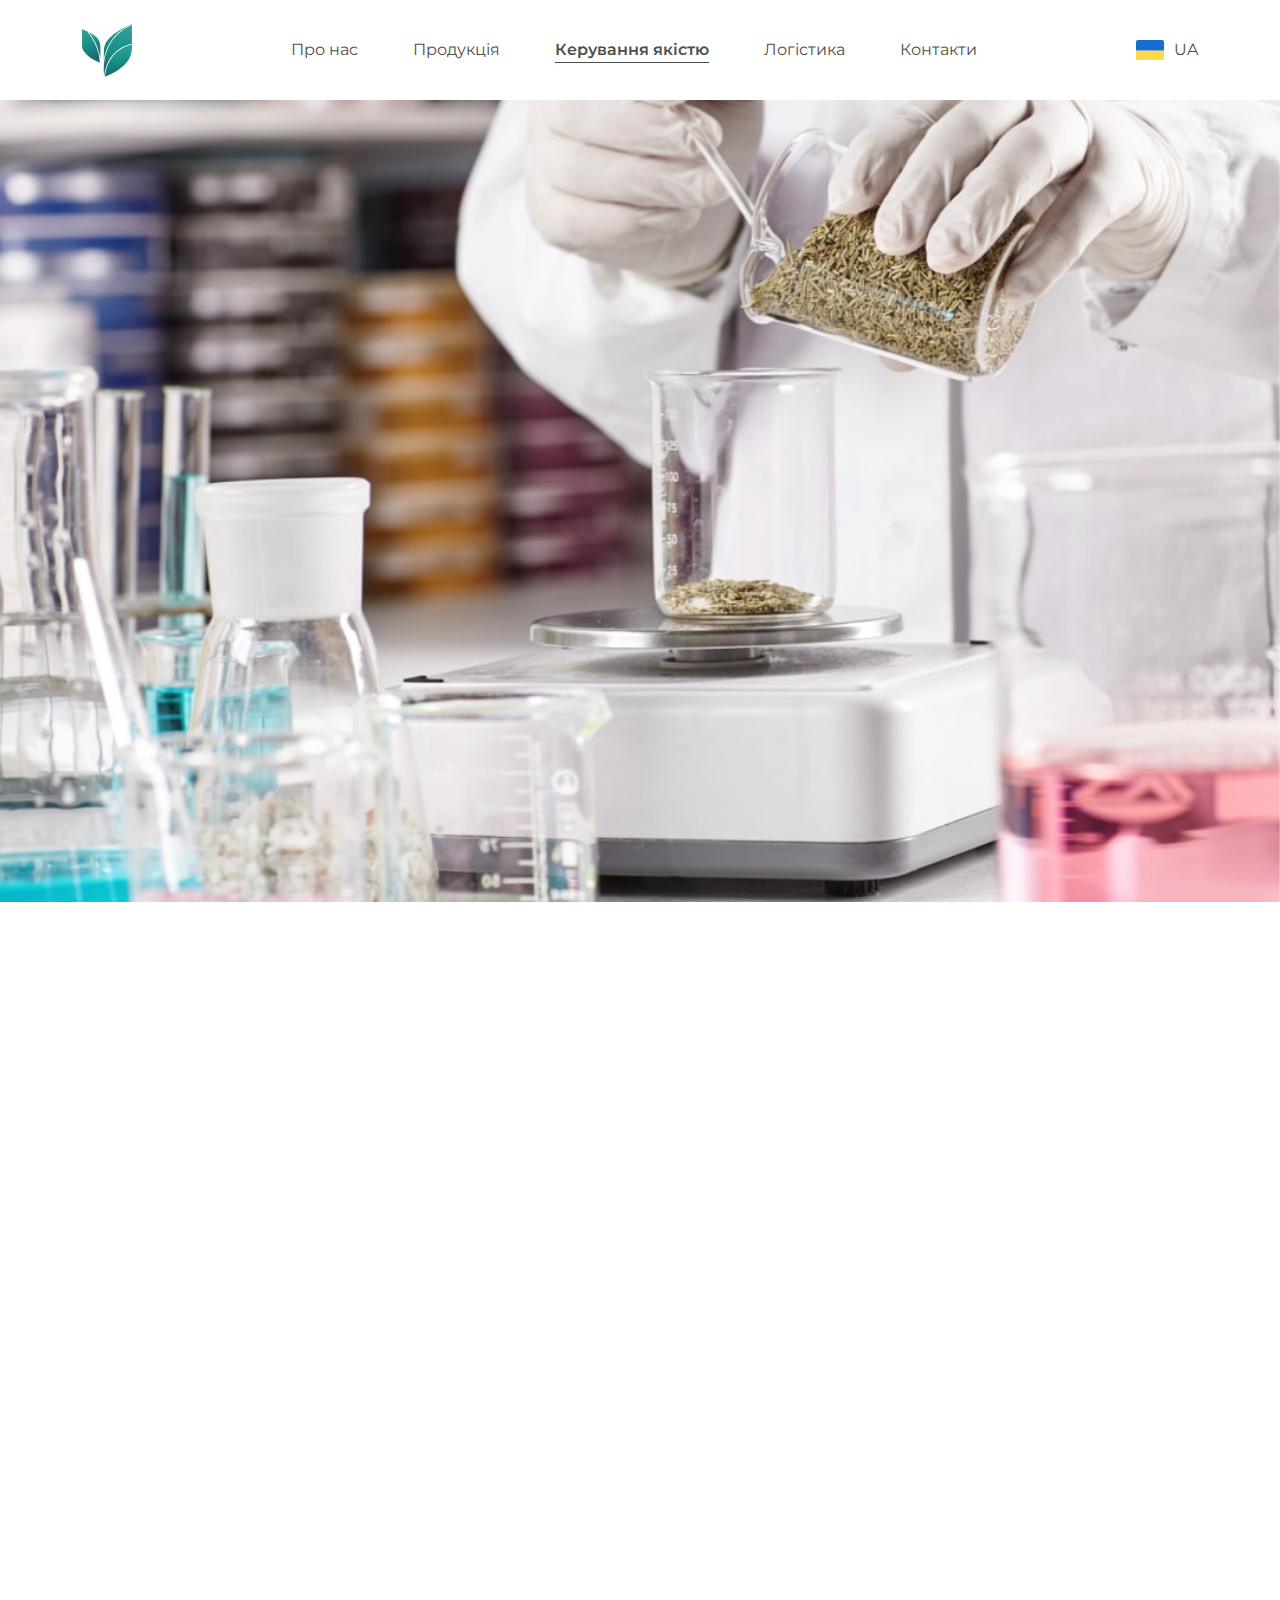
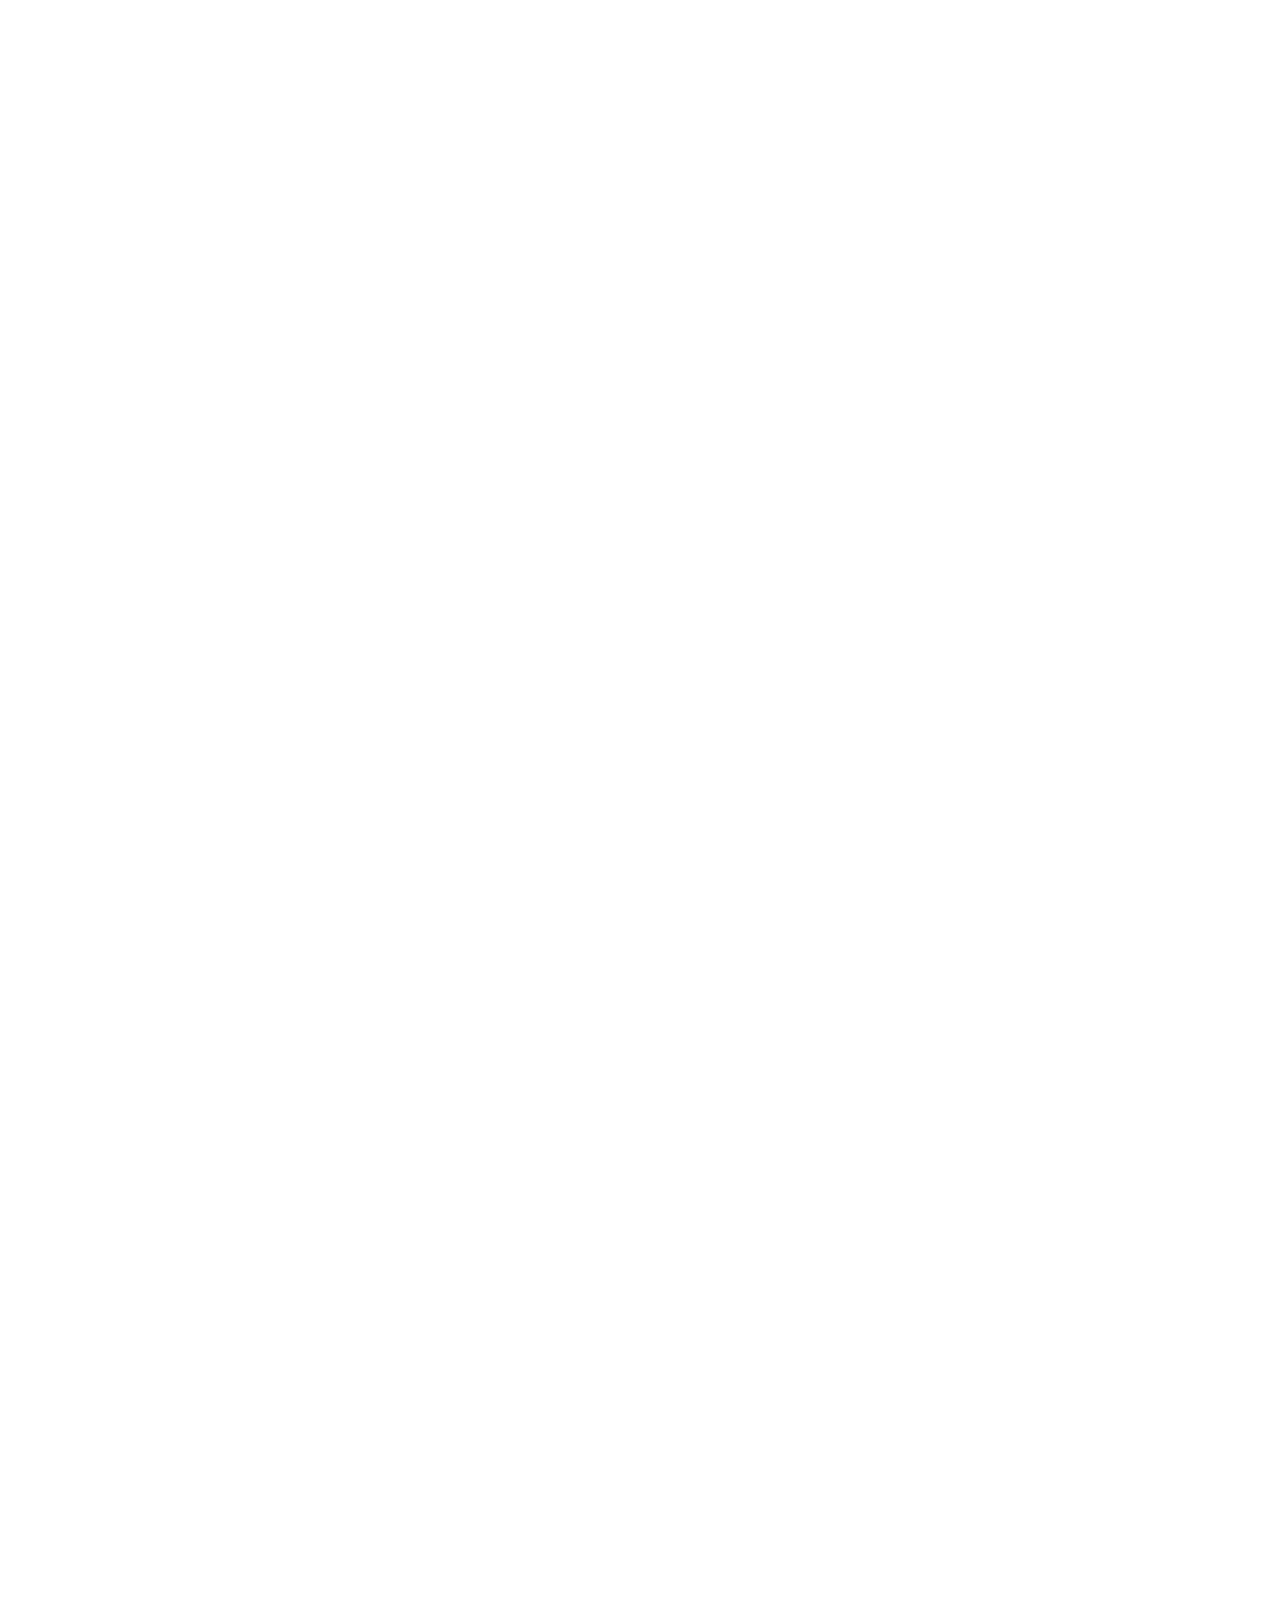
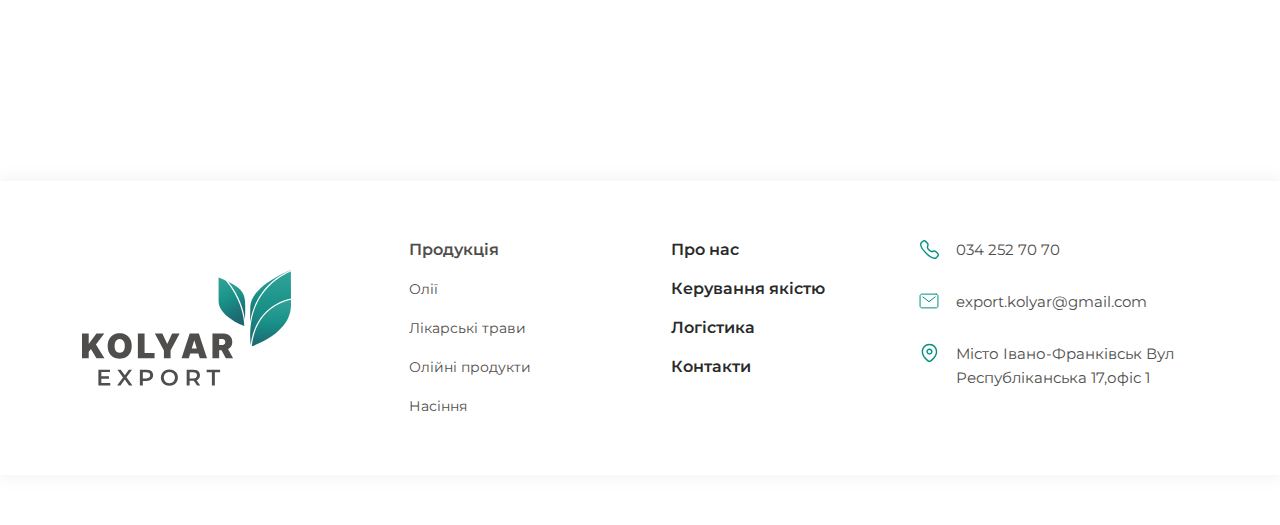
<file: quality-control.html>
<!DOCTYPE html>
<html lang="en">

<head>
    <meta charset="UTF-8">
    <meta http-equiv="X-UA-Compatible" content="IE=edge">
    <meta name="viewport" content="width=device-width, initial-scale=1.0">
    <title>Керування якістю</title>
    <link rel="icon" type="image/x-icon" href="img/favicon.png">
    <link rel="stylesheet" href="css/lib/swiper-bundle.min.css">
    <link rel="stylesheet" href="css/lib/bootstrap.min.css">
    <link href="https://unpkg.com/aos@2.3.1/dist/aos.css" rel="stylesheet">
    <link rel="stylesheet" href="css/style.css">
</head>

<body>
    <div class="pagewrapper">
        <header class="header white">
            <div class="container">
                <div class="header__inner">
                    <div class="header__logo">
                        <a href="index.html">
                            <img class="white-logo" src="img/svg/logo.svg" alt="logo">
                            <img class="color-logo" src="img/svg/logo_color.svg" alt="logo">
                        </a>
                    </div>
                    <nav class="header__menu">
                        <ul>
                            <li>
                                <a href="about.html">
                                    Про нас
                                </a>
                            </li>
                            <li>
                                <a href="products.html">
                                    Продукція
                                </a>
                            </li>
                            <li>
                                <a href="quality-control.html" class="active">
                                    Керування якістю
                                </a>
                            </li>
                            <li>
                                <a href="logistics.html">
                                    Логістика
                                </a>
                            </li>
                            <li>
                                <a href="contacts.html">
                                    Контакти
                                </a>
                            </li>
                        </ul>
                        <div class="header__lang--mobile">
                            <a href="#" class="current-lang">
                                <img src="img/svg/flag_ua.svg" alt="img">
                                UA
                            </a>
                            <ul>
                                <li>
                                    <a href="#">
                                        <img src="img/svg/flag_de.svg" alt="img">
                                        DE
                                    </a>
                                </li>
                                <li>
                                    <a href="#">
                                        <img src="img/svg/flag_us.svg" alt="img">
                                        EN
                                    </a>
                                </li>
                            </ul>
                        </div>
                    </nav>
                    <div class="header__lang">
                        <a href="#" class="current-lang">
                            <img src="img/svg/flag_ua.svg" alt="img">
                            UA
                        </a>
                        <ul>
                            <li>
                                <a href="#">
                                    <img src="img/svg/flag_de.svg" alt="img">
                                    DE
                                </a>
                            </li>
                            <li>
                                <a href="#">
                                    <img src="img/svg/flag_us.svg" alt="img">
                                    EN
                                </a>
                            </li>
                        </ul>
                    </div>
                    <div class="burger">
                        <span></span>
                        <span></span>
                        <span></span>
                    </div>
                </div>
            </div>
        </header>

        <main class="main">

            <section class="heroscreen" data-aos="fade">
                <picture class="heroscreen__bg">
                    <source srcset="img/quality_control_hero_mobile.jpg" media="(max-width: 576px)" />
                    <img src="img/quality_control_hero.jpg" alt="image" >
                  </picture>
                <div class="container">
                    <div class="heroscreen__inner">
                    </div>
                </div>
            </section>

            <section class="infosect">
                <div class="container">
                    <div class="row align-items-center">
                        <div class="col-lg-6" data-aos="fade-up">
                            <div class="infosect__content">
                                <h2 class="secttitle">
                                    Керування якістю
                                </h2>
                                <p>
                                    Головним пріоритетом у нашій роботі є забезпечення якості товару.
                                    Вона є пріоритетом як на всіх етапах вирощування на наших полях, так і під час
                                    переговорів про закупівлю. Завдяки постійним перевіркам якості ми гарантуємо високі
                                    стандарти нашого асортименту.
                                </p>
                                <p>
                                    Наша власна програма забезпечення якості формує наш вибір постачальників. Ми тісно
                                    співпрацюємо з нашими партнерами по всій країні та проводимо регулярні аудити на
                                    їхніх підприємствах та полях.
                                    Наші досвідчені експерти проводять тестування продукції на якість, оцінюють сировину
                                    та закуповують її у виробника. Кожен вид продукції проходить ретельну перевірку
                                    кілька разів: одразу після збору, під час транспортування і знову, коли він
                                    потрапляє на склад у Івано-Франківську.
                                </p>
                            </div>
                        </div>
                        <div class="col-lg-6" data-aos="fade-up">
                            <img class="infosect__image" src="img/quality_control_img1.png" alt="image">
                        </div>
                        <div class="col-lg-6 order-lg-1 order-2" data-aos="fade-up">
                            <img class="infosect__image" src="img/quality_control_img2.png" alt="image">
                        </div>
                        <div class="col-lg-6 order-lg-2 order-1" data-aos="fade-up">
                            <div class="infosect__content">
                                <p>
                                    Сухі трави та фрукти також аналізуються нашим відділом контролю якості на фізичні характеристики, такі як насипна щільність, втрати при сушінні та вміст олії.
                                </p>
                                <p>
                                    У подальшому процесі ми перевіряємо якість сировини від виробництва до доставки - сертифіковану, надійну, прозору та простежувану для наших клієнтів. Ми гарантуємо простежуваність кінцевого продукту аж до сировини.
                                </p>
                                <p>
                                    Сенсорні та аналітичні випробування проводяться як власними силами, так і авторитетними зовнішніми випробувальними лабораторіями.
                                </p>
                            </div>
                        </div>
                    </div>
                </div>
            </section>

            <section class="concept">
                <div class="container">
                    <div class="concept__title" data-aos="fade-up">
                        <h2 class="secttitle">
                            Наша концепція
                        </h2>
                    </div>
                    <div class="row">
                        <div class="col-lg-6" data-aos="fade-up">
                            <div class="concept__item">
                                <p>
                                    Стабільна, висока якість і безпека нашої продукції завдяки регулярним перевіркам сировини
                                </p>
                            </div>
                        </div>
                        <div class="col-lg-6" data-aos="fade-up">
                            <div class="concept__item">
                                <p>
                                    Тісний контакт з нашими контрактними партнерами
                                </p>
                            </div>
                        </div>
                        <div class="col-lg-6" data-aos="fade-up">
                            <div class="concept__item">
                                <p>
                                    Аналітичні дослідження сировини на вміст пестицидів, мікробіології, важких металів, насипного об'єму, розмірів сита тощо.
                                </p>
                            </div>
                        </div>
                        <div class="col-lg-6" data-aos="fade-up">
                            <div class="concept__item">
                                <p>
                                    Сенсорне тестування (смак, запах, колір, зовнішній вигляд) всієї сировини та готової продукції
                                </p>
                            </div>
                        </div>
                        <div class="col-lg-6" data-aos="fade-up">
                            <div class="concept__item">
                                <p>
                                    Додаткові фізичні аналізи трав і фруктів, наприклад, на втрату при сушінні та вміст олії, де це можливо
                                </p>
                            </div>
                        </div>
                        <div class="col-lg-6" data-aos="fade-up">
                            <div class="concept__item">
                                <p>
                                    HACCP (правила гігієни харчових продуктів)
                                </p>
                            </div>
                        </div>
                        <div class="col-lg-6" data-aos="fade-up">
                            <div class="concept__item">
                                <p>
                                    Постійний моніторинг законодавчих вимог, що застосовуються до товарів як в Україні так і в ЄС
                                </p>
                            </div>
                        </div>
                        <div class="col-lg-6" data-aos="fade-up">
                            <div class="concept__item">
                                <p>
                                    Щорічні внутрішні та ризик-орієнтовані аудити наших постачальників/сервісних партнерів
                                </p>
                            </div>
                        </div>
                        <div class="col-lg-6" data-aos="fade-up">
                            <div class="concept__item">
                                <p>
                                    Постійне вдосконалення продукції та процесів
                                </p>
                            </div>
                        </div>
                        <div class="col-lg-6" data-aos="fade-up">
                            <div class="concept__item">
                                <p>
                                    Простежуваність від кінцевого продукту до сировини
                                </p>
                            </div>
                        </div>
                    </div>
                </div>
            </section>

            <section class="request" style="background-image: url(img/leave_request_bg.jpg);" data-aos="fade" data-aos-delay="100">
                <div class="container">
                    <div class="row justify-content-center">
                        <div class="col-xl-8 col-lg-10">
                            <div class="request__inner">
                                <h2 class="request__title">
                                    Залишити заявку на співпрацю
                                </h2>
                                <p class="request__subtitle">
                                    Залишіть заявку, ми перетелефонуєм і обговоримо всі деталі
                                </p>
                                <a href="#" class="request__btn popup__btn" data-popup="popup-call">
                                    Відправити
                                </a>
                                <!-- <a href="#" class="request__btn popup__btn" data-popup="popup-thankyou">
                                    Відправити
                                </a> -->
                            </div>
                        </div>
                    </div>
                </div>
            </section>

        </main>

        <!-- POPUP -->

        <!-- form popup -->
        <div class="popup__window popup-call">
            <div class="container">
                <div class="popup__wrapper">
                    <div class="popup__body">
                        <div class="popup__close">
                            <img src="img/svg/close-btn.svg" alt="close">
                        </div>
                        <div class="popup__content">
                            <h2 class="secttitle">
                                Заповніть форму
                            </h2>
                            <form>
                                <div class="inputfield">
                                    <input type="text" placeholder="Ім'я*">
                                </div>
                                <div class="inputfield">
                                    <input type="text" placeholder="Прізвище*">
                                </div>
                                <div class="inputfield phone-field">
                                    <input class="phone-input" type="phone" placeholder="+38(___)___-__-__">
                                </div>
                                <div class="inputfield">
                                    <input type="text" placeholder="Email">
                                </div>
                                <input type="submit" class="popup-btn" value="Залишити заявку">
                            </form>
                        </div>
                    </div>
                </div>
            </div>
        </div>

        <!-- thankyou popup -->
        <div class="popup__window popup-thankyou">
            <div class="container">
                <div class="popup__wrapper">
                    <div class="popup__body">
                        <div class="popup__close">
                            <img src="img/svg/close-btn.svg" alt="close">
                        </div>
                        <div class="popup__content">
                            <h2 class="secttitle">
                                Дякуємо вам за звернення
                            </h2>
                            <p>
                                Наш менеджер скоро із вами звʼяжеться
                            </p>
                            <a href="index.html" class="popup-btn">
                                На головну
                            </a>
                        </div>
                    </div>
                </div>
            </div>
        </div>

        <footer class="footer">
            <div class="container">
                <div class="row align-items-center">
                    <div class="col-lg-3">
                        <div class="footer__logo">
                            <a href="index.html">
                                <img src="img/svg/logo_footer.svg" alt="logo">
                            </a>
                        </div>
                    </div>
                    <div class="col-lg-9">
                        <div class="footer__info">
                            <nav class="footer__nav">
                                <ul class="footer__products">
                                    <li>
                                        <p class="title">
                                            Продукція
                                        </p>
                                    </li>
                                    <li>
                                        <a href="#">
                                            Олії
                                        </a>
                                    </li>
                                    <li>
                                        <a href="#">
                                            Лікарські трави
                                        </a>
                                    </li>
                                    <li>
                                        <a href="#">
                                            Олійні продукти
                                        </a>
                                    </li>
                                    <li>
                                        <a href="#">
                                            Насіння
                                        </a>
                                    </li>
                                </ul>
                                <ul class="footer__menu">
                                    <li>
                                        <a href="about.html">
                                            Про нас
                                        </a>
                                    </li>
                                    <li>
                                        <a href="quality-control.html">
                                            Керування якістю
                                        </a>
                                    </li>
                                    <li>
                                        <a href="logistics.html">
                                            Логістика
                                        </a>
                                    </li>
                                    <li>
                                        <a href="contacts.html">
                                            Контакти
                                        </a>
                                    </li>
                                </ul>
                            </nav>
                            <div class="footer__contacts">
                                <a href="tel:034 252 70 70" class="phone">
                                    <img src="img/svg/phone_icon.svg" alt="phone">
                                    034 252 70 70
                                </a>
                                <a href="mailto:export.kolyar@gmail.com" class="email">
                                    <img src="img/svg/mail_icon.svg" alt="mail">
                                    export.kolyar@gmail.com
                                </a>
                                <a href="https://maps.app.goo.gl/NsadHte78gMM9P4q8" class="location" target="_blank">
                                    <img src="img/svg/location_icon.svg" alt="location">
                                    Місто Івано-Франківськ
                                    Вул Республіканська 17,офіс 1
                                </a>
                            </div>
                        </div>
                    </div>
                </div>
            </div>
        </footer>
        
    </div>


    <script src="js/lib/jquery.js"></script>
    <script src="https://unpkg.com/aos@2.3.1/dist/aos.js"></script>
    <script src="js/lib/swiper-bundle.min.js"></script>
    <script src="js/lib/jquery.maskedinput.min.js"></script>
    <script src="js/main.js"></script>


</body>

</html>
</file>
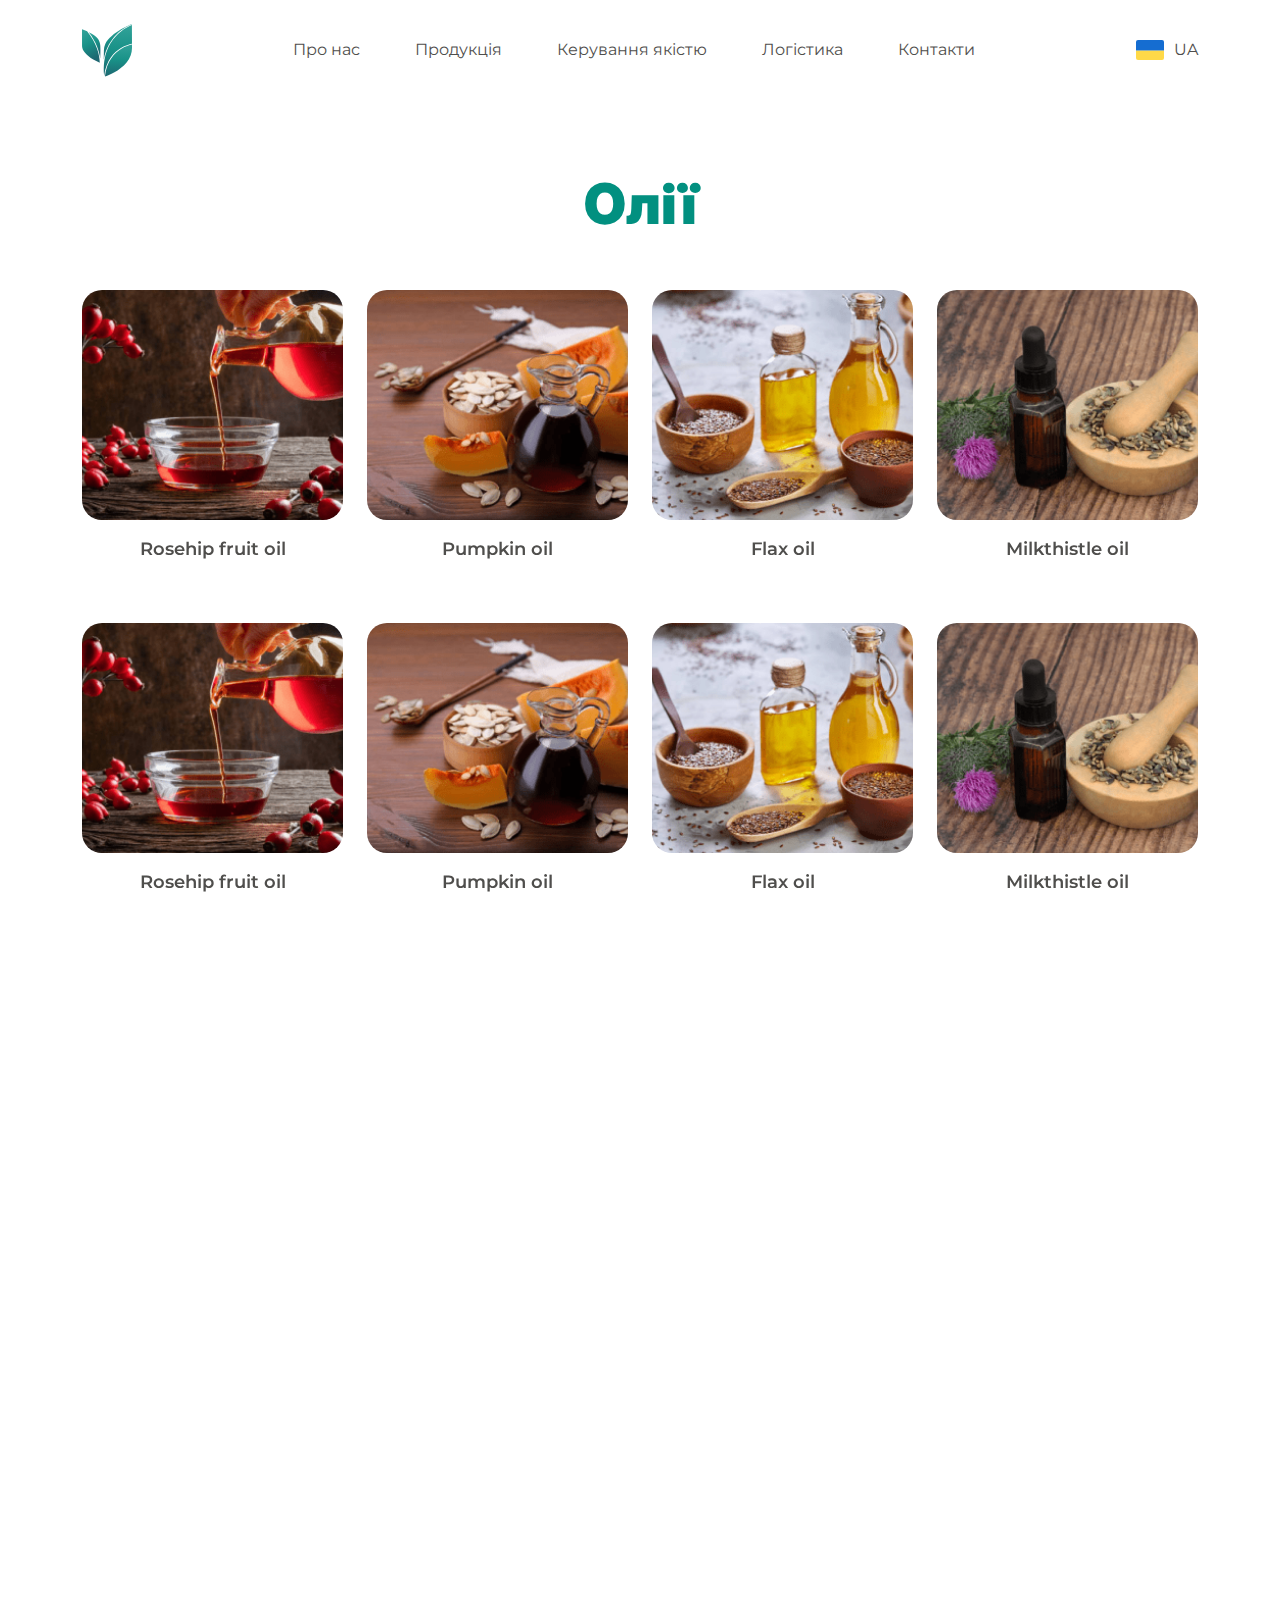
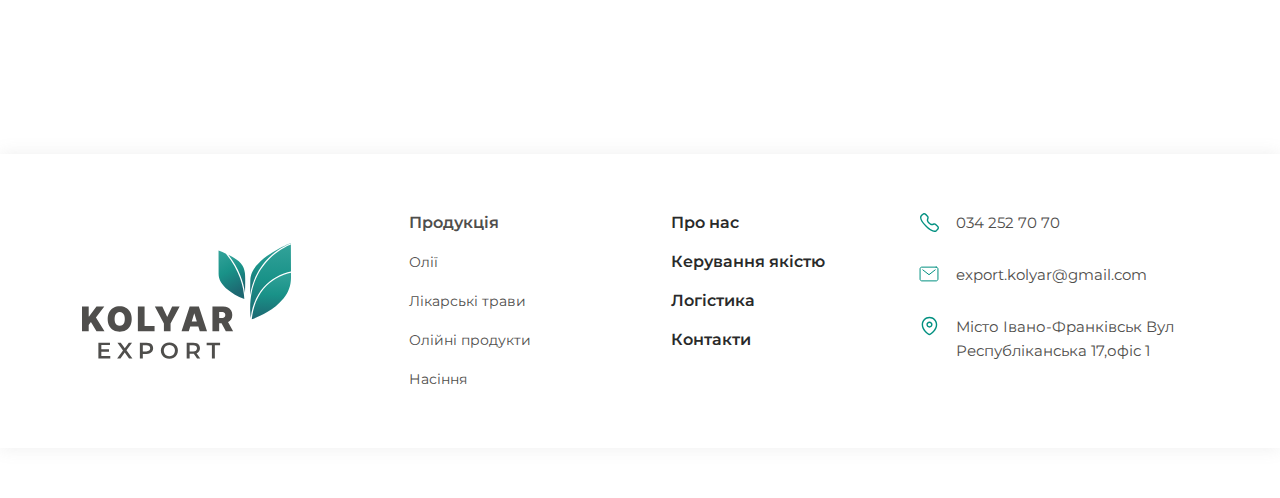
<file: single-product.html>
<!DOCTYPE html>
<html lang="en">

<head>
    <meta charset="UTF-8">
    <meta http-equiv="X-UA-Compatible" content="IE=edge">
    <meta name="viewport" content="width=device-width, initial-scale=1.0">
    <title>Сторінка продукту</title>
    <link rel="icon" type="image/x-icon" href="img/favicon.png">
    <link rel="stylesheet" href="css/lib/swiper-bundle.min.css">
    <link rel="stylesheet" href="css/lib/bootstrap.min.css">
    <link href="https://unpkg.com/aos@2.3.1/dist/aos.css" rel="stylesheet">
    <link rel="stylesheet" href="css/style.css">
</head>

<body>
    <div class="pagewrapper">
        <header class="header white">
            <div class="container">
                <div class="header__inner">
                    <div class="header__logo">
                        <a href="index.html">
                            <img class="white-logo" src="img/svg/logo.svg" alt="logo">
                            <img class="color-logo" src="img/svg/logo_color.svg" alt="logo">
                        </a>
                    </div>
                    <nav class="header__menu">
                        <ul>
                            <li>
                                <a href="about.html">
                                    Про нас
                                </a>
                            </li>
                            <li>
                                <a href="products.html">
                                    Продукція
                                </a>
                            </li>
                            <li>
                                <a href="quality-control.html">
                                    Керування якістю
                                </a>
                            </li>
                            <li>
                                <a href="logistics.html">
                                    Логістика
                                </a>
                            </li>
                            <li>
                                <a href="contacts.html">
                                    Контакти
                                </a>
                            </li>
                        </ul>
                        <div class="header__lang--mobile">
                            <a href="#" class="current-lang">
                                <img src="img/svg/flag_ua.svg" alt="img">
                                UA
                            </a>
                            <ul>
                                <li>
                                    <a href="#">
                                        <img src="img/svg/flag_de.svg" alt="img">
                                        DE
                                    </a>
                                </li>
                                <li>
                                    <a href="#">
                                        <img src="img/svg/flag_us.svg" alt="img">
                                        EN
                                    </a>
                                </li>
                            </ul>
                        </div>
                    </nav>
                    <div class="header__lang">
                        <a href="#" class="current-lang">
                            <img src="img/svg/flag_ua.svg" alt="img">
                            UA
                        </a>
                        <ul>
                            <li>
                                <a href="#">
                                    <img src="img/svg/flag_de.svg" alt="img">
                                    DE
                                </a>
                            </li>
                            <li>
                                <a href="#">
                                    <img src="img/svg/flag_us.svg" alt="img">
                                    EN
                                </a>
                            </li>
                        </ul>
                    </div>
                    <div class="burger">
                        <span></span>
                        <span></span>
                        <span></span>
                    </div>
                </div>
            </div>
        </header>

        <main class="main">

            <section class="producttypes">
                <div class="container">
                    <h1 class="producttypes__title" data-aos="fade">
                        Олії
                    </h1>
                    <div class="row">
                        <div class="col-6 col-xl-3 col-lg-4" data-aos="fade-up">
                            <div class="producttypes__item">
                                <div class="background">
                                    <img src="img/products/product1.png" alt="image">
                                    <a href="#" class="popup-btn popup__btn" data-popup="popup-call">
                                        Звʼязатися із нами
                                    </a>
                                </div>
                                <div class="name">
                                    Rosehip fruit oil
                                </div>
                            </div>
                        </div>
                        <div class="col-6 col-xl-3 col-lg-4" data-aos="fade-up">
                            <div class="producttypes__item">
                                <div class="background">
                                    <img src="img/products/product2.png" alt="image">
                                    <a href="#" class="popup-btn popup__btn" data-popup="popup-call">
                                        Звʼязатися із нами
                                    </a>
                                </div>
                                <div class="name">
                                    Pumpkin oil
                                </div>
                            </div>
                        </div>
                        <div class="col-6 col-xl-3 col-lg-4" data-aos="fade-up">
                            <div class="producttypes__item">
                                <div class="background">
                                    <img src="img/products/product3.png" alt="image">
                                    <a href="#" class="popup-btn popup__btn" data-popup="popup-call">
                                        Звʼязатися із нами
                                    </a>
                                </div>
                                <div class="name">
                                    Flax oil
                                </div>
                            </div>
                        </div>
                        <div class="col-6 col-xl-3 col-lg-4" data-aos="fade-up">
                            <div class="producttypes__item">
                                <div class="background">
                                    <img src="img/products/product4.png" alt="image">
                                    <a href="#" class="popup-btn popup__btn" data-popup="popup-call">
                                        Звʼязатися із нами
                                    </a>
                                </div>
                                <div class="name">
                                    Milkthistle oil
                                </div>
                            </div>
                        </div>
                        <div class="col-6 col-xl-3 col-lg-4" data-aos="fade-up">
                            <div class="producttypes__item">
                                <div class="background">
                                    <img src="img/products/product1.png" alt="image">
                                    <a href="#" class="popup-btn popup__btn" data-popup="popup-call">
                                        Звʼязатися із нами
                                    </a>
                                </div>
                                <div class="name">
                                    Rosehip fruit oil
                                </div>
                            </div>
                        </div>
                        <div class="col-6 col-xl-3 col-lg-4" data-aos="fade-up">
                            <div class="producttypes__item">
                                <div class="background">
                                    <img src="img/products/product2.png" alt="image">
                                    <a href="#" class="popup-btn popup__btn" data-popup="popup-call">
                                        Звʼязатися із нами
                                    </a>
                                </div>
                                <div class="name">
                                    Pumpkin oil
                                </div>
                            </div>
                        </div>
                        <div class="col-6 col-xl-3 col-lg-4" data-aos="fade-up">
                            <div class="producttypes__item">
                                <div class="background">
                                    <img src="img/products/product3.png" alt="image">
                                    <a href="#" class="popup-btn popup__btn" data-popup="popup-call">
                                        Звʼязатися із нами
                                    </a>
                                </div>
                                <div class="name">
                                    Flax oil
                                </div>
                            </div>
                        </div>
                        <div class="col-6 col-xl-3 col-lg-4" data-aos="fade-up">
                            <div class="producttypes__item">
                                <div class="background">
                                    <img src="img/products/product4.png" alt="image">
                                    <a href="#" class="popup-btn popup__btn" data-popup="popup-call">
                                        Звʼязатися із нами
                                    </a>
                                </div>
                                <div class="name">
                                    Milkthistle oil
                                </div>
                            </div>
                        </div>
                        <div class="col-6 col-xl-3 col-lg-4" data-aos="fade-up">
                            <div class="producttypes__item">
                                <div class="background">
                                    <img src="img/products/product1.png" alt="image">
                                    <a href="#" class="popup-btn popup__btn" data-popup="popup-call">
                                        Звʼязатися із нами
                                    </a>
                                </div>
                                <div class="name">
                                    Rosehip fruit oil
                                </div>
                            </div>
                        </div>
                        <div class="col-6 col-xl-3 col-lg-4" data-aos="fade-up">
                            <div class="producttypes__item">
                                <div class="background">
                                    <img src="img/products/product2.png" alt="image">
                                    <a href="#" class="popup-btn popup__btn" data-popup="popup-call">
                                        Звʼязатися із нами
                                    </a>
                                </div>
                                <div class="name">
                                    Pumpkin oil
                                </div>
                            </div>
                        </div>
                        <div class="col-6 col-xl-3 col-lg-4" data-aos="fade-up">
                            <div class="producttypes__item">
                                <div class="background">
                                    <img src="img/products/product3.png" alt="image">
                                    <a href="#" class="popup-btn popup__btn" data-popup="popup-call">
                                        Звʼязатися із нами
                                    </a>
                                </div>
                                <div class="name">
                                    Flax oil
                                </div>
                            </div>
                        </div>
                        <div class="col-6 col-xl-3 col-lg-4" data-aos="fade-up">
                            <div class="producttypes__item">
                                <div class="background">
                                    <img src="img/products/product4.png" alt="image">
                                    <a href="#" class="popup-btn popup__btn" data-popup="popup-call">
                                        Звʼязатися із нами
                                    </a>
                                </div>
                                <div class="name">
                                    Milkthistle oil
                                </div>
                            </div>
                        </div>
                    </div>
                </div>
            </section>

            <section class="request" style="background-image: url(img/leave_request_bg.jpg);" data-aos="fade" data-aos-delay="100">
                <div class="container">
                    <div class="row justify-content-center">
                        <div class="col-xl-8 col-lg-10">
                            <div class="request__inner">
                                <h2 class="request__title">
                                    Залишити заявку на співпрацю
                                </h2>
                                <p class="request__subtitle">
                                    Залишіть заявку, ми перетелефонуєм і обговоримо всі деталі
                                </p>
                                <a href="#" class="request__btn popup__btn" data-popup="popup-call">
                                    Відправити
                                </a>
                                <!-- <a href="#" class="request__btn popup__btn" data-popup="popup-thankyou">
                                    Відправити
                                </a> -->
                            </div>
                        </div>
                    </div>
                </div>
            </section>

        </main>

        <!-- POPUP -->

        <!-- form popup -->
        <div class="popup__window popup-call">
            <div class="container">
                <div class="popup__wrapper">
                    <div class="popup__body">
                        <div class="popup__close">
                            <img src="img/svg/close-btn.svg" alt="close">
                        </div>
                        <div class="popup__content">
                            <h2 class="secttitle">
                                Заповніть форму
                            </h2>
                            <form>
                                <div class="inputfield">
                                    <input type="text" placeholder="Ім'я*">
                                </div>
                                <div class="inputfield">
                                    <input type="text" placeholder="Прізвище*">
                                </div>
                                <div class="inputfield phone-field">
                                    <input class="phone-input" type="phone" placeholder="+38(___)___-__-__">
                                </div>
                                <div class="inputfield">
                                    <input type="text" placeholder="Email">
                                </div>
                                <input type="submit" class="popup-btn" value="Залишити заявку">
                            </form>
                        </div>
                    </div>
                </div>
            </div>
        </div>

        <!-- thankyou popup -->
        <div class="popup__window popup-thankyou">
            <div class="container">
                <div class="popup__wrapper">
                    <div class="popup__body">
                        <div class="popup__close">
                            <img src="img/svg/close-btn.svg" alt="close">
                        </div>
                        <div class="popup__content">
                            <h2 class="secttitle">
                                Дякуємо вам за звернення
                            </h2>
                            <p>
                                Наш менеджер скоро із вами звʼяжеться
                            </p>
                            <a href="index.html" class="popup-btn">
                                На головну
                            </a>
                        </div>
                    </div>
                </div>
            </div>
        </div>

        <footer class="footer">
            <div class="container">
                <div class="row align-items-center">
                    <div class="col-lg-3">
                        <div class="footer__logo">
                            <a href="index.html">
                                <img src="img/svg/logo_footer.svg" alt="logo">
                            </a>
                        </div>
                    </div>
                    <div class="col-lg-9">
                        <div class="footer__info">
                            <nav class="footer__nav">
                                <ul class="footer__products">
                                    <li>
                                        <p class="title">
                                            Продукція
                                        </p>
                                    </li>
                                    <li>
                                        <a href="#">
                                            Олії
                                        </a>
                                    </li>
                                    <li>
                                        <a href="#">
                                            Лікарські трави
                                        </a>
                                    </li>
                                    <li>
                                        <a href="#">
                                            Олійні продукти
                                        </a>
                                    </li>
                                    <li>
                                        <a href="#">
                                            Насіння
                                        </a>
                                    </li>
                                </ul>
                                <ul class="footer__menu">
                                    <li>
                                        <a href="about.html">
                                            Про нас
                                        </a>
                                    </li>
                                    <li>
                                        <a href="quality-control.html">
                                            Керування якістю
                                        </a>
                                    </li>
                                    <li>
                                        <a href="logistics.html">
                                            Логістика
                                        </a>
                                    </li>
                                    <li>
                                        <a href="contacts.html">
                                            Контакти
                                        </a>
                                    </li>
                                </ul>
                            </nav>
                            <div class="footer__contacts">
                                <a href="tel:034 252 70 70" class="phone">
                                    <img src="img/svg/phone_icon.svg" alt="phone">
                                    034 252 70 70
                                </a>
                                <a href="mailto:export.kolyar@gmail.com" class="email">
                                    <img src="img/svg/mail_icon.svg" alt="mail">
                                    export.kolyar@gmail.com
                                </a>
                                <a href="https://maps.app.goo.gl/NsadHte78gMM9P4q8" class="location" target="_blank">
                                    <img src="img/svg/location_icon.svg" alt="location">
                                    Місто Івано-Франківськ
                                    Вул Республіканська 17,офіс 1
                                </a>
                            </div>
                        </div>
                    </div>
                </div>
            </div>
        </footer>
    </div>


    <script src="js/lib/jquery.js"></script>
    <script src="https://unpkg.com/aos@2.3.1/dist/aos.js"></script>
    <script src="js/lib/swiper-bundle.min.js"></script>
    <script src="js/lib/jquery.maskedinput.min.js"></script>
    <script src="js/main.js"></script>


</body>

</html>
</file>
<file: css/style.css>
@import url("https://fonts.googleapis.com/css2?family=Inter:wght@100..900&family=Montserrat:ital,wght@0,100..900;1,100..900&display=swap");@import url("https://fonts.googleapis.com/css2?family=Montserrat+Alternates:ital,wght@0,100;0,200;0,300;0,400;0,500;0,600;0,700;0,800;0,900;1,100;1,200;1,300;1,400;1,500;1,600;1,700;1,800;1,900&display=swap");html{-webkit-box-sizing:border-box;box-sizing:border-box}*,:after,:before{-webkit-box-sizing:inherit;box-sizing:inherit}body,html{height:100%}a{text-decoration:none;color:inherit}a:hover{color:inherit}button:focus,input:focus{outline:transparent}li{margin:0;padding:0;list-style:none}h1,h2,h3,h4,h5,h6,li,ol,p,ul{margin:0;padding:0}body{font-family:"Montserrat",sans-serif;color:#4F4E4C}body.hidden{overflow:hidden}.main{-webkit-box-flex:1;-ms-flex:1 1 auto;flex:1 1 auto}.pagewrapper{min-height:100%;display:-webkit-box;display:-ms-flexbox;display:flex;-webkit-box-orient:vertical;-webkit-box-direction:normal;-ms-flex-direction:column;flex-direction:column;position:relative;overflow:hidden}.secttitle{font-family:"Inter",sans-serif;color:#029080;font-size:36px;font-weight:900;line-height:160%}@media (max-width:1199.8px){.secttitle{font-size:30px}}@media (max-width:767.8px){.secttitle{font-size:28px}}@media (max-width:424.8px){.secttitle{font-size:20px}}.heroscreen{height:100vh;min-height:600px;display:-webkit-box;display:-ms-flexbox;display:flex;-webkit-box-align:center;-ms-flex-align:center;align-items:center;position:relative;z-index:1;height:calc(100vh + 2px)}.heroscreen__bg{position:absolute;top:0;left:0;z-index:-1;width:100%;height:100%;-o-object-fit:cover;object-fit:cover;-webkit-transition:0.1s;transition:0.1s}.heroscreen__bg img{width:100%;height:100%;-o-object-fit:cover;object-fit:cover}.heroscreen__inner{text-align:center;position:relative}.heroscreen__inner img{width:244px;background-size:cover;margin-bottom:33px}.heroscreen__inner p{font-size:24px;line-height:160%;color:#fff;display:block}.products{padding-top:140px}.products.pb-120{padding-bottom:120px}.products__title{text-align:center;margin-bottom:40px}.products__item{width:100%;height:210px;border-radius:30px;overflow:hidden;margin-bottom:20px;position:relative}.products__item img{position:absolute;top:0;left:0;width:100%;height:100%;-o-object-fit:cover;object-fit:cover;z-index:-1;-webkit-transition:0.5s;transition:0.5s}.products__item a{width:100%;height:100%;display:-webkit-box;display:-ms-flexbox;display:flex;-webkit-box-align:center;-ms-flex-align:center;align-items:center;font-size:45px;font-weight:700;padding:45px;color:#fff;-webkit-transition:0.3s ease-in-out;transition:0.3s ease-in-out}.products__item:hover a{color:#fff;-webkit-transform:translateX(20px);transform:translateX(20px)}.products__item:hover img{-webkit-filter:brightness(70%);filter:brightness(70%);-webkit-transform:scale(1.15);transform:scale(1.15)}.recommended{padding:120px 0 0}.recommended .swiper-pagination{display:none}.recommended .swiper-button-next:after,.recommended .swiper-button-prev:after,.recommended .swiper-rtl .swiper-button-next:after,.recommended .swiper-rtl .swiper-button-prev:after{display:none}.recommended .swiper-button-next,.recommended .swiper-button-prev,.recommended .swiper-rtl .swiper-button-next,.recommended .swiper-rtl .swiper-button-prev{top:calc(50% - 18px);width:36px;height:36px}.recommended .swiper-button-prev,.recommended .swiper-rtl .swiper-button-next{left:-66px}.recommended .swiper-button-next,.recommended .swiper-rtl .swiper-button-prev{right:-66px}.recommended__title{text-align:center;margin-bottom:40px}.recommended__inner{position:relative}.recommended__slide a{text-align:center}.recommended__slide .image{border-radius:20px;height:230px;width:100%;margin-bottom:15px;overflow:hidden;position:relative}.recommended__slide img{height:100%;width:100%;-o-object-fit:cover;object-fit:cover;-webkit-transition:0.6s;transition:0.6s;-webkit-transform-origin:center;transform-origin:center;position:absolute;top:0;left:0;-webkit-transform:scale(1.02);transform:scale(1.02)}.recommended__slide span{color:#4F4E4C;display:block;text-align:center;font-size:18px;font-weight:800;-webkit-transition:0.4s ease-in-out;transition:0.4s ease-in-out}.recommended__slide:hover span{-webkit-transform:translateY(-5px);transform:translateY(-5px);color:#029080}.recommended__slide:hover img{-webkit-transform:scale(1.15);transform:scale(1.15);-webkit-filter:brightness(60%);filter:brightness(60%)}.advantages{padding:140px 0 0}.advantages__title{text-align:center;margin-bottom:40px}.advantages__item{position:relative;display:-webkit-box;display:-ms-flexbox;display:flex;min-height:213px;overflow:hidden;-webkit-box-align:center;-ms-flex-align:center;align-items:center;padding:40px 30px;border-radius:30px;margin-bottom:24px;background:-webkit-gradient(linear,left top,right top,from(rgb(26,102,112)),color-stop(53%,rgb(24,146,136)),to(rgb(50,162,153)));background:linear-gradient(90deg,rgb(26,102,112) 0%,rgb(24,146,136) 53%,rgb(50,162,153) 100%)}.advantages__item .number{position:absolute;top:0;right:10px;font-weight:900;font-size:66px;text-stroke:1px #fff;-webkit-text-stroke:1px #fff;color:transparent;font-family:"Montserrat Alternates",sans-serif}.advantages__item-icon{height:133px;width:100px;background-color:#fff;display:-webkit-box;display:-ms-flexbox;display:flex;-webkit-box-align:center;-ms-flex-align:center;align-items:center;-webkit-box-pack:center;-ms-flex-pack:center;justify-content:center;border-radius:20px;margin-right:20px}.advantages__item-info{width:calc(100% - 120px)}.advantages__item-info h4{color:#fff;margin-bottom:15px;font-size:24px;font-weight:600}.advantages__item-info p{color:#fff;font-size:16px;line-height:130%}.request{width:100%;padding:105px 0;margin-top:120px;position:relative;z-index:1;background-size:cover;background-repeat:no-repeat}.request:after{content:"";position:absolute;z-index:-1;top:0;width:100%;height:100%;background-color:rgba(0,0,0,0.2)}.request__inner{color:#fff;text-align:center}.request__title{font-size:32px;font-weight:900;line-height:140%;margin-bottom:15px}.request__subtitle{font-size:15px;line-height:160%;margin-bottom:15px}.request__btn{display:inline-block;-webkit-box-align:center;-ms-flex-align:center;align-items:center;-webkit-box-pack:center;-ms-flex-pack:center;justify-content:center;background-color:#fff;padding:8px 46px;height:44px;border-radius:35px;color:#029080;font-size:17px;line-height:160%;font-weight:900;-webkit-transition:0.3s;transition:0.3s}.request__btn:hover{background-color:#029080;color:#fff}@media (max-width:1599.8px){.recommended__inner{margin:0 auto;width:90%}}@media (max-width:1399.8px){.advantages__item-info h4{margin-bottom:10px;font-size:22px}.advantages__item .number{right:20px;font-size:45px}.advantages__item{padding:30px 20px}.products__item{height:180px}.products__item a{font-size:38px}.request{margin-top:100px}.advantages,.products,.recommended{padding:100px 0 0}}@media (max-width:1199.8px){.advantages__item{min-height:270px}.recommended__slider .swiper-slide{width:320px}.products__item a{font-size:30px}.recommended .swiper-pagination{display:block;position:relative;margin:40px auto 0;left:initial!important;bottom:initial;-webkit-transform:none!important;transform:none!important}.recommended .swiper-pagination-bullet{background-color:#E6E6E6;width:8px;height:8px;-webkit-transform:scale(1)!important;transform:scale(1)!important;opacity:1!important;-webkit-transition:0.7s ease-in-out!important;transition:0.7s ease-in-out!important}.recommended .swiper-pagination-bullet-active{width:20px;border-radius:10px;background:-webkit-gradient(linear,left top,right top,from(rgb(26,102,112)),color-stop(53%,rgb(24,146,136)),to(rgb(50,162,153)));background:linear-gradient(90deg,rgb(26,102,112) 0%,rgb(24,146,136) 53%,rgb(50,162,153) 100%)}.recommended .swiper-button-next,.recommended .swiper-button-prev,.recommended .swiper-rtl .swiper-button-next,.recommended .swiper-rtl .swiper-button-prev{display:none}.recommended .container{padding:0;max-width:100%}.recommended__inner{width:100%;padding-left:calc((100vw - 960px) / 2)}}@media (max-width:991.8px){.advantages__item{min-height:230px}.recommended__inner{padding-left:calc((100vw - 720px) / 2)}.recommended{padding:60px 0 0}.request{margin-top:60px}.advantages,.products{padding:80px 0 0}}@media (max-width:767.8px){.request{padding:90px 0}.request__title{font-size:28px}.advantages__item .number{font-size:36px}.advantages__item-info h4{font-size:20px}.advantages__item{min-height:210px}.recommended__inner{padding-left:calc((100vw - 540px) / 2)}.products__item{height:150px}.heroscreen__inner p{font-size:20px;max-width:350px;margin:0 auto}}@media (max-width:575.8px){.advantages__item .number{font-size:32px;right:10px}.advantages__item-info{width:calc(100% - 110px)}.advantages__item-icon{height:140px;width:80px;margin-right:10px}.advantages__item{min-height:180px;margin-bottom:20px}.advantages__item-info p{font-size:14px}.advantages__item-info h4{font-size:18px}.advantages__item{padding:12px}.recommended__inner{padding-left:12px}.advantages__title,.products__title,.recommended__title{margin-bottom:30px}.products__item{height:130px}.products__item a{font-size:24px;padding:45px 25px}.recommended{padding:50px 0 0}.advantages{padding:60px 0 0}.products{padding:70px 0 0}}@media (max-width:424.8px){.request__btn{font-weight:700;width:100%}.request{padding:77px 0}.request__subtitle{font-size:14px;max-width:300px;margin:0 auto 25px}.request__title{font-size:24px;margin-bottom:12px}.advantages__item-info p{font-size:10px}.advantages__item-info h4{font-size:16px}.recommended__slider .swiper-slide{width:280px}.heroscreen__inner p{font-size:16px;max-width:250px}.heroscreen__inner img{width:190px}}.infosect{padding:140px 0 0}.infosect .row{row-gap:40px}.infosect__content .secttitle{margin-bottom:30px}.infosect__content p{font-size:16px;margin-bottom:20px}.infosect__content p:last-child{margin-bottom:0}.infosect__content ol,.infosect__content ul{margin:10px 0;padding-left:20px}.infosect__content ul li{list-style:disc}.infosect__content ol li{list-style:decimal}.infosect__image{width:100%;background-size:cover;border-radius:30px}.concept{padding:140px 0 0}.concept .row{row-gap:20px}.concept__title{text-align:center;margin-bottom:40px}.concept__item{text-align:center;font-size:16px;font-weight:500;border-radius:30px;width:100%;height:138px;display:-webkit-box;display:-ms-flexbox;display:flex;-webkit-box-align:center;-ms-flex-align:center;align-items:center;-webkit-box-pack:center;-ms-flex-pack:center;justify-content:center;padding:20px}.concept .col-lg-6:nth-child(4n-3) .concept__item,.concept .col-lg-6:nth-child(4n-4) .concept__item{background-color:#fff;-webkit-box-shadow:0 0 16px 0 rgba(140,140,140,0.15);box-shadow:0 0 16px 0 rgba(140,140,140,0.15)}.concept .col-lg-6:nth-child(4n-1) .concept__item,.concept .col-lg-6:nth-child(4n-2) .concept__item{background:-webkit-gradient(linear,left top,right top,from(rgb(26,102,112)),color-stop(53%,rgb(24,146,136)),to(rgb(50,162,153)));background:linear-gradient(90deg,rgb(26,102,112) 0%,rgb(24,146,136) 53%,rgb(50,162,153) 100%);color:#fff}.about{padding:120px 0 0}.about .row{row-gap:20px}.about__content{border-radius:30px;padding:30px;min-height:433px;-webkit-box-shadow:0px 0px 16px 0px rgba(140,140,140,0.15);box-shadow:0px 0px 16px 0px rgba(140,140,140,0.15)}.about__content .secttitle{text-align:center;margin-bottom:25px}.about__content p{font-size:16px;margin-bottom:20px}.about__content p:last-child{margin-bottom:0}@media (max-width:1399.8px){.about{padding:80px 0 0}.concept,.infosect{padding:100px 0 0}}@media (max-width:1199.8px){.about__content{min-height:500px}}@media (max-width:991.8px){.about__content{min-height:auto}.about{padding:60px 0 0}.concept,.infosect{padding:80px 0 0}.concept .col-lg-6:nth-child(odd) .concept__item{background:#fff!important;color:#4F4E4C!important;-webkit-box-shadow:0 0 16px 0 rgba(140,140,140,0.15)!important;box-shadow:0 0 16px 0 rgba(140,140,140,0.15)!important}.concept .col-lg-6:nth-child(2n) .concept__item{background:-webkit-gradient(linear,left top,right top,from(rgb(26,102,112)),color-stop(53%,rgb(24,146,136)),to(rgb(50,162,153)))!important;background:linear-gradient(90deg,rgb(26,102,112) 0%,rgb(24,146,136) 53%,rgb(50,162,153) 100%)!important;color:#fff!important;-webkit-box-shadow:none!important;box-shadow:none!important}}@media (max-width:424.8px){.about__content{padding:30px 10px}.about__content p{font-size:13px}.infosect__content .secttitle{margin-bottom:20px}.concept__item{font-size:14px}}.contacts{padding:160px 0 100px}.contacts__title{text-align:center;margin-bottom:80px;color:#029080;font-size:56px;font-weight:900;line-height:160%}.contacts__info{max-width:320px}.contacts__info a{display:-webkit-box;display:-ms-flexbox;display:flex;-webkit-box-align:start;-ms-flex-align:start;align-items:flex-start;margin-bottom:40px;color:#4F4E4C;-webkit-transition:0.4s ease;transition:0.4s ease;font-size:18px;line-height:160%}.contacts__info a:hover{color:#029080}.contacts__info a img{width:28px;background-size:cover;margin-right:16px}.contacts__form{border:2px solid #029080;border-radius:30px;padding:40px 30px}.contacts__form h2{color:#029080;margin-bottom:30px;font-size:24px;font-weight:900;line-height:160%;text-align:center}.contacts__form form{display:-webkit-box;display:-ms-flexbox;display:flex;-ms-flex-wrap:wrap;flex-wrap:wrap;-webkit-box-pack:center;-ms-flex-pack:center;justify-content:center;-webkit-column-gap:20px;-moz-column-gap:20px;column-gap:20px}.contacts__form form .inputfield{width:calc(50% - 10px);margin-bottom:20px}.contacts__form form .inputfield input{width:100%;height:60px;width:100%;border-radius:115px;border:1px solid #029080;padding:18px 20px;color:#4F4E4C;font-size:16px}.contacts__form form .inputfield input::-webkit-input-placeholder{-webkit-transition:0.3s;transition:0.3s;opacity:0.7}.contacts__form form .inputfield input::-moz-placeholder{-moz-transition:0.3s;transition:0.3s;opacity:0.7}.contacts__form form .inputfield input:-ms-input-placeholder{-ms-transition:0.3s;transition:0.3s;opacity:0.7}.contacts__form form .inputfield input::-ms-input-placeholder{-ms-transition:0.3s;transition:0.3s;opacity:0.7}.contacts__form form .inputfield input::placeholder{-webkit-transition:0.3s;transition:0.3s;opacity:0.7}.contacts__form form .inputfield input:focus::-webkit-input-placeholder{opacity:0}.contacts__form form .inputfield input:focus::-moz-placeholder{opacity:0}.contacts__form form .inputfield input:focus:-ms-input-placeholder{opacity:0}.contacts__form form .inputfield input:focus::-ms-input-placeholder{opacity:0}.contacts__form form .inputfield input:focus::placeholder{opacity:0}.contacts__form form .submit{margin-top:10px;border:none;background:-webkit-gradient(linear,left top,right top,from(rgb(26,102,112)),color-stop(53%,rgb(24,146,136)),to(rgb(50,162,153)));background:linear-gradient(90deg,rgb(26,102,112) 0%,rgb(24,146,136) 53%,rgb(50,162,153) 100%);color:#fff;height:60px;width:275px;padding:14px 53px;font-size:18px;font-weight:700;display:-webkit-inline-box;display:-ms-inline-flexbox;display:inline-flex;-webkit-box-align:center;-ms-flex-align:center;align-items:center;-webkit-box-pack:center;-ms-flex-pack:center;justify-content:center;outline:none;border-radius:115px;-webkit-transition:0.6s;transition:0.6s;background-size:100%}.contacts__form form .submit:hover{background-size:250%;color:#fff}.map{margin-bottom:10px;position:relative;height:400px;overflow:hidden}.map__image{position:absolute;top:0;left:0;width:100%;height:100%;-o-object-fit:cover;object-fit:cover}.map__image img{width:100%;height:100%;-o-object-fit:cover;object-fit:cover}.map__box{position:absolute;bottom:55%;right:25%;width:300px;height:140px;border-radius:20px;background-color:#fff;padding:20px 25px;display:-webkit-box;display:-ms-flexbox;display:flex;-webkit-box-orient:vertical;-webkit-box-direction:normal;-ms-flex-direction:column;flex-direction:column;-webkit-box-pack:justify;-ms-flex-pack:justify;justify-content:space-between;z-index:9}.map__box a{color:#4F4E4C;font-size:16px;font-weight:400}.map__box a+a{font-weight:700}@media (max-width:1399.8px){.contacts__title{margin-bottom:60px;font-size:50px}.map{margin-bottom:0}.map__box{right:10%}}@media (max-width:1199.8px){.map__box{right:5%}.contacts{padding:150px 0 80px}.contacts__form{border:2px solid #029080;border-radius:30px;padding:35px 15px}.contacts__title{margin-bottom:50px;font-size:42px}}@media (max-width:991.8px){.contacts__info{margin-bottom:80px}.contacts__info a{margin-bottom:25px}.contacts__title{font-size:36px}}@media (max-width:767.8px){.contacts__form form .inputfield{width:100%;margin-bottom:15px}.contacts__form form .inputfield input{height:50px;padding:14px 20px}.contacts__info a{font-size:16px}.contacts__info img{width:22px;height:22px}.contacts__form form .submit{width:100%;height:50px}}@media (max-width:575.8px){.contacts__info a{font-size:14px}.contacts__form h2{margin-bottom:30px;font-size:20px}.contacts{padding:115px 0 70px}.map__box{bottom:10%;right:50%;-webkit-transform:translateX(50%);transform:translateX(50%);width:80%}}@media (max-width:424.8px){.map__box{width:85%}.map__box a{font-size:14px;font-weight:400}}.errorsect{position:relative;z-index:1;height:100vh;display:-webkit-box;display:-ms-flexbox;display:flex;-webkit-box-align:center;-ms-flex-align:center;align-items:center;min-height:650px}.errorsect__bg{position:absolute;top:0;left:0;width:100%;height:100vh;-o-object-fit:cover;object-fit:cover;z-index:-1}.errorsect__bg img{width:100%;height:100%;-o-object-fit:cover;object-fit:cover}.errorsect__inner{max-width:500px;text-align:center}.errorsect__inner img{width:484px;background-size:cover;margin-bottom:62px}.errorsect__inner p{font-size:19px;font-weight:500;margin-bottom:40px}.errorsect__inner a{background:-webkit-gradient(linear,left top,right top,from(rgb(26,102,112)),color-stop(53%,rgb(24,146,136)),to(rgb(50,162,153)));background:linear-gradient(90deg,rgb(26,102,112) 0%,rgb(24,146,136) 53%,rgb(50,162,153) 100%);color:#fff;height:60px;width:275px;padding:14px 53px;font-size:18px;font-weight:700;display:-webkit-inline-box;display:-ms-inline-flexbox;display:inline-flex;-webkit-box-align:center;-ms-flex-align:center;align-items:center;-webkit-box-pack:center;-ms-flex-pack:center;justify-content:center;outline:none;border-radius:115px;-webkit-transition:0.6s;transition:0.6s;background-size:100%}.errorsect__inner a:hover{background-size:250%;color:#fff}@media (max-width:1399.8px){.errorsect__inner{max-width:400px}.errorsect__inner img{width:350px;margin-bottom:50px}}@media (max-width:991.8px){.errorsect__inner{max-width:300px}.errorsect__inner img{width:250px;margin-bottom:40px}}@media (max-width:575.8px){.errorsect{-webkit-box-align:start;-ms-flex-align:start;align-items:flex-start;min-height:600px;padding-top:150px}.errorsect__inner{max-width:100%}.errorsect__inner img{width:200px;margin-bottom:20px}.errorsect__inner p{font-size:16px;margin-bottom:30px}.errorsect__inner a{height:50px;width:100%;max-width:300px;padding:12px 53px}}.heroprod{margin-top:100px;position:relative;height:360px;display:-webkit-box;display:-ms-flexbox;display:flex;-webkit-box-align:center;-ms-flex-align:center;align-items:center;z-index:1}.heroprod h1{text-align:center;font-size:56px;color:#fff;font-weight:900;line-height:160%}.heroprod_bg{position:absolute;top:0;left:0;width:100%;height:100%;-o-object-fit:cover;object-fit:cover;z-index:-1}.prodcard{padding:140px 0 20px}.prodcard .row{row-gap:30px}.prodcard__item{width:100%;height:544px;border-radius:30px;overflow:hidden;position:relative;z-index:1;display:-webkit-box;display:-ms-flexbox;display:flex;-webkit-box-align:end;-ms-flex-align:end;align-items:flex-end;-webkit-box-pack:center;-ms-flex-pack:center;justify-content:center;padding:50px}.prodcard__item>img{position:absolute;top:0;left:0;z-index:-1;width:100%;height:100%;-o-object-fit:cover;object-fit:cover;-webkit-transition:0.4s ease;transition:0.4s ease}.prodcard__item h3{color:#fff;font-size:45px;font-weight:700}.prodcard__item:hover img{-webkit-transform:scale(1.15) translateY(30px);transform:scale(1.15) translateY(30px);-webkit-filter:brightness(75%);filter:brightness(75%)}.producttypes{padding:160px 0 20px}.producttypes .secttitle{text-align:center;margin-bottom:40px}.producttypes .row{row-gap:60px}.producttypes__title{color:#029080;font-family:"Inter",sans-serif;line-height:160%;font-size:56px;margin-bottom:40px;font-weight:900;text-align:center}.producttypes__item{width:100%}.producttypes__item .background{position:relative;height:230px;border-radius:20px;overflow:hidden;margin-bottom:15px;padding:15px;display:-webkit-box;display:-ms-flexbox;display:flex;-webkit-box-align:end;-ms-flex-align:end;align-items:flex-end;-webkit-box-pack:center;-ms-flex-pack:center;justify-content:center}.producttypes__item .background:after{content:"";width:100%;height:100%;position:absolute;top:0;left:0;-webkit-transition:0.5s ease;transition:0.5s ease;background-color:rgba(26,109,116,0.2);opacity:0}.producttypes__item .background img{width:100%;height:100%;position:absolute;top:0;left:0;-o-object-fit:cover;object-fit:cover;-webkit-transition:0.4s ease;transition:0.4s ease;-webkit-transform:scale(1.02);transform:scale(1.02)}.producttypes__item .background .popup-btn{position:relative;z-index:1;height:42px;padding:10px 30px;font-weight:500;font-size:14px;width:auto;-webkit-transform:translateY(10px);transform:translateY(10px);opacity:0;-webkit-transition:0.4s ease;transition:0.4s ease;z-index:2}.producttypes__item:hover .background:after{opacity:1}.producttypes__item:hover img{-webkit-transform:scale(1.08);transform:scale(1.08)}.producttypes__item:hover .popup-btn{-webkit-transform:translateY(0px);transform:translateY(0px);opacity:1}.producttypes__item .name{font-size:18px;color:#4F4E4C;line-height:160%;font-weight:600;text-align:center}@media (max-width:1399.8px){.prodcard__item{width:100%;height:40vw}}@media (max-width:1199.8px){.heroprod h1{font-size:50px}.prodcard__item{padding:40px}.prodcard__item h3{font-size:36px}.producttypes__title{font-size:42px}}@media (max-width:991.8px){.heroprod h1{font-size:42px}.prodcard{padding:120px 0 20px}.prodcard__item{padding:30px}.prodcard__item h3{font-size:28px}.producttypes .row{row-gap:45px}}@media (max-width:767.8px){.producttypes__title{font-size:36px}.producttypes{padding:115px 0 20px}.prodcard{padding:100px 0 20px}.prodcard__item{max-width:350px;height:50vw;margin:0 auto}}@media (max-width:575.8px){.heroprod h1{font-size:36px}.heroprod{height:290px}.producttypes__item .background .popup-btn{height:36px;padding:8px;width:100%;max-width:180px;font-size:10px}.producttypes__item .name{font-size:15px}.producttypes .row{row-gap:30px}.producttypes__item .background{height:50vw;padding:5px}.prodcard{padding:80px 0 20px}.prodcard__item{height:345px;padding:30px}.prodcard__item h3{font-size:24px}}.header{position:fixed;top:0;left:0;width:100%;z-index:20;-webkit-transition:0.6s;transition:0.6s}.header.change-bg,.header.mob-menu,.header.white{background-color:#fff;-webkit-box-shadow:0px 4px 9px 0px rgba(79,78,76,0.3);box-shadow:0px 4px 9px 0px rgba(79,78,76,0.3)}.header.change-bg .header__lang>a,.header.change-bg .header__menu ul a,.header.mob-menu .header__lang>a,.header.mob-menu .header__menu ul a,.header.white .header__lang>a,.header.white .header__menu ul a{color:#4F4E4C}.header.change-bg .header__menu ul a:after,.header.mob-menu .header__menu ul a:after,.header.white .header__menu ul a:after{background-color:#4F4E4C}.header.change-bg .header__logo img.color-logo,.header.mob-menu .header__logo img.color-logo,.header.white .header__logo img.color-logo{opacity:1}.header.change-bg .header__logo img.white-logo,.header.mob-menu .header__logo img.white-logo,.header.white .header__logo img.white-logo{opacity:0}.header.white{-webkit-box-shadow:none;box-shadow:none}.header.white.change-bg{-webkit-box-shadow:0px 4px 9px 0px rgba(79,78,76,0.3);box-shadow:0px 4px 9px 0px rgba(79,78,76,0.3)}.header.white .burger span{background-color:#292A2A}.header__logo{position:relative;z-index:10}.header__logo a{display:block;width:50px;height:53px}.header__logo img{position:absolute;top:0;left:0;background-size:cover;-webkit-transition:0.3s;transition:0.3s}.header__logo img.color-logo{opacity:0}.header__inner{display:-webkit-box;display:-ms-flexbox;display:flex;height:100px;-webkit-box-pack:justify;-ms-flex-pack:justify;justify-content:space-between;-webkit-box-align:center;-ms-flex-align:center;align-items:center}.burger{display:none}.header__menu ul{display:-webkit-box;display:-ms-flexbox;display:flex;-webkit-box-align:center;-ms-flex-align:center;align-items:center}.header__menu ul li{margin-right:55px}.header__menu ul li:last-child{margin-right:0}.header__menu ul a{font-size:16px;-webkit-transition:0.3s;transition:0.3s;position:relative;color:#fff;padding-bottom:4px}.header__menu ul a:after{content:"";position:absolute;left:50%;bottom:0;width:0;height:1px;background-color:#fff;-webkit-transition:0.3s;transition:0.3s}.header__menu ul a.active,.header__menu ul a:hover{font-weight:600}.header__menu ul a.active:after,.header__menu ul a:hover:after{left:0;width:100%}.header__lang--mobile{display:none}.header__lang{position:relative}.header__lang .current-lang{color:#fff;display:-webkit-box;display:-ms-flexbox;display:flex;-webkit-box-align:center;-ms-flex-align:center;align-items:center;font-size:16px;text-transform:uppercase;-webkit-transition:0.3s;transition:0.3s}.header__lang .current-lang img{width:28px;height:20px;background-size:cover;margin-right:10px}.header__lang .current-lang:hover{opacity:0.7}.header__lang ul{position:absolute;top:105%;padding:10px 0;border-radius:10px;background-color:#fff;-webkit-transition:0.4s;transition:0.4s;-webkit-transform:translateY(10px);transform:translateY(10px);opacity:0;z-index:-1;visibility:hidden;-webkit-box-shadow:0 0 16px 0 rgba(140,140,140,0.15);box-shadow:0 0 16px 0 rgba(140,140,140,0.15)}.header__lang ul li{margin-bottom:5px;padding:5px 7px}.header__lang ul li a{display:-webkit-box;display:-ms-flexbox;display:flex;color:#292A2A;-webkit-transition:0.3s;transition:0.3s}.header__lang ul li a:hover{opacity:0.7}.header__lang ul li a img{width:28px;height:20px;background-size:cover;margin-right:10px}.header__lang:hover ul{-webkit-transform:translateY(0px);transform:translateY(0px);opacity:1;z-index:10;visibility:visible}@media (max-width:991.8px){.header__lang--mobile{display:block;text-align:right;-webkit-transition:0.3s;transition:0.3s;opacity:0}.header__lang--mobile .current-lang{font-size:16px}.header__lang--mobile img{width:28px;background-size:cover;margin-right:10px}.header__lang--mobile>ul{display:none}.header__lang--mobile>ul li{margin:15px 0 0}.burger{display:block;cursor:pointer;position:relative;z-index:10}.burger span{display:block;width:18px;height:2px;background-color:#fff;border-radius:5px;margin-bottom:5px;-webkit-transition:0.3s;transition:0.3s}.burger span:last-child{margin-bottom:0}.burger.active span,.burger.change-color span{background-color:#292A2A}.header__lang{display:none}.header__menu{position:fixed;overflow:scroll;width:100%;height:calc(100% - 100px);padding:50px;-webkit-transition:0.6s;transition:0.6s;-webkit-transform:translateX(-100%);transform:translateX(-100%);top:100px;left:0;bottom:0;right:0;background-color:#fff;padding-right:calc((100vw - 720px) / 2);opacity:0;z-index:-1;visibility:hidden}.header__menu>ul{-webkit-box-orient:vertical;-webkit-box-direction:normal;-ms-flex-direction:column;flex-direction:column;-webkit-box-align:end;-ms-flex-align:end;align-items:flex-end;margin-bottom:100px;opacity:0;-webkit-transition:0.3s;transition:0.3s}.header__menu>ul li{margin:0 0 50px}.header__menu>ul li:last-child{margin-bottom:0}.header__menu>ul a{color:#292A2A;font-size:18px;font-weight:600}.header__menu.show{opacity:1;z-index:9;visibility:visible;-webkit-transform:translateX(0);transform:translateX(0)}.header__menu.show>ul{opacity:1;-webkit-transition:0.5s 0.2s;transition:0.5s 0.2s}.header__menu.show .header__lang--mobile{opacity:1;-webkit-transition:0.5s 0.2s;transition:0.5s 0.2s}}@media (max-width:767.8px){.header__menu{padding-right:calc((100vw - 540px) / 2)}}@media (max-width:575.8px){.header__menu{padding-right:12px}}.popup__window{width:100%;height:100vh;position:fixed;overflow-y:scroll;top:0;left:0;opacity:0;visibility:hidden;z-index:-1;background:rgba(33,33,33,0.25);-webkit-transition:0.4s ease-in-out;transition:0.4s ease-in-out;z-index:90}.popup__window.popup-call .form-btn{margin:8px 0 0 auto}.popup__window::-webkit-scrollbar{width:0px;background:rgba(255,255,255,0)}.popup__window.active{opacity:1;visibility:visible;z-index:999}.popup__window.active .popup__body{opacity:1;-webkit-transform:translateY(0px);transform:translateY(0px)}.popup__wrapper{min-height:100vh;width:100%;display:-webkit-box;display:-ms-flexbox;display:flex;-webkit-box-align:center;-ms-flex-align:center;align-items:center;-webkit-box-pack:center;-ms-flex-pack:center;justify-content:center}.popup__body{background:#fff;border:2px solid #029080;-webkit-box-shadow:0px 4px 4px rgba(28,75,133,0.05);box-shadow:0px 4px 4px rgba(28,75,133,0.05);border-radius:30px;max-width:750px;width:100%;min-height:380px;padding:40px 30px;position:relative;-webkit-transition:0.3s;transition:0.3s;opacity:0;-webkit-transform:translateY(-10px);transform:translateY(-10px);overflow:hidden;display:-webkit-box;display:-ms-flexbox;display:flex;-webkit-box-align:center;-ms-flex-align:center;align-items:center;-webkit-box-pack:center;-ms-flex-pack:center;justify-content:center}.popup__body .popup__close{width:40px;height:40px;display:-webkit-box;display:-ms-flexbox;display:flex;-webkit-box-align:center;-ms-flex-align:center;align-items:center;-webkit-box-pack:center;-ms-flex-pack:center;justify-content:center;position:absolute;top:10px;right:10px;cursor:pointer;-webkit-transition:0.3s;transition:0.3s}.popup__body .popup__close:hover{opacity:0.6}.popup__body .popup__close img{width:12px;height:12px}.popup__content{text-align:center}.popup__content p{margin-bottom:30px;color:#4F4E4C;font-size:15px;font-weight:500;line-height:160%}.popup__content .secttitle{margin-bottom:30px}.popup__content form{display:-webkit-box;display:-ms-flexbox;display:flex;-ms-flex-wrap:wrap;flex-wrap:wrap;gap:20px;text-align:center}.popup__content .inputfield{width:calc(50% - 10px)}.popup__content .inputfield input{width:100%;height:60px;border:1px solid #029080;padding:18px 20px;line-height:160%;font-weight:500;font-size:16px;color:#4F4E4C;border-radius:115px}.popup__content .inputfield input::-webkit-input-placeholder{-webkit-transition:0.3s;transition:0.3s}.popup__content .inputfield input::-moz-placeholder{-moz-transition:0.3s;transition:0.3s}.popup__content .inputfield input:-ms-input-placeholder{-ms-transition:0.3s;transition:0.3s}.popup__content .inputfield input::-ms-input-placeholder{-ms-transition:0.3s;transition:0.3s}.popup__content .inputfield input::placeholder{-webkit-transition:0.3s;transition:0.3s}.popup__content .inputfield input:focus::-webkit-input-placeholder{opacity:0}.popup__content .inputfield input:focus::-moz-placeholder{opacity:0}.popup__content .inputfield input:focus:-ms-input-placeholder{opacity:0}.popup__content .inputfield input:focus::-ms-input-placeholder{opacity:0}.popup__content .inputfield input:focus::placeholder{opacity:0}.popup-btn,.popup__content .submit{margin:0 auto;border:none;background:-webkit-gradient(linear,left top,right top,from(rgb(26,102,112)),color-stop(53%,rgb(24,146,136)),to(rgb(50,162,153)));background:linear-gradient(90deg,rgb(26,102,112) 0%,rgb(24,146,136) 53%,rgb(50,162,153) 100%);color:#fff;height:60px;width:275px;padding:14px 53px;display:-webkit-inline-box;display:-ms-inline-flexbox;display:inline-flex;-webkit-box-align:center;-ms-flex-align:center;align-items:center;-webkit-box-pack:center;-ms-flex-pack:center;justify-content:center;outline:none;border-radius:115px;-webkit-transition:0.6s;transition:0.6s;background-size:100%}.popup-btn:hover,.popup__content .submit:hover{background-size:250%;color:#fff}@media (max-width:767.8px){.popup__content p{margin-bottom:90px}}@media (max-width:575.8px){.popup__content .inputfield{width:100%}.popup__body{min-height:460px}.popup-btn,.popup__content .submit{width:100%}.popup__content p{margin-bottom:178px}}@media (max-width:424.8px){.popup__content .inputfield input{height:50px}.popup__body{padding:40px 15px}.popup__content form{gap:15px}.popup-btn,.popup__content .submit{font-size:18px;height:50px}.popup__body .popup__close{top:3px;right:3px}}.footer{padding:57px 0;margin:50px 0;-webkit-box-shadow:0 0 16px 0 rgba(140,140,140,0.15);box-shadow:0 0 16px 0 rgba(140,140,140,0.15)}.footer__logo img{width:209px}.footer__info{display:-webkit-box;display:-ms-flexbox;display:flex;padding-left:5%;-webkit-box-pack:justify;-ms-flex-pack:justify;justify-content:space-between}.footer__nav{display:-webkit-box;display:-ms-flexbox;display:flex}.footer__products{margin-right:140px}.footer__products li:first-child{font-size:16px;font-weight:600;margin-bottom:15px;cursor:default}.footer__products li:first-child a{color:#292A2A;font-size:16px}.footer__products li{margin-bottom:15px}.footer__products li:last-child{margin-bottom:0}.footer__products a{color:#4F4E4C;font-size:14px;-webkit-transition:0.3s;transition:0.3s}.footer__products a:hover{color:#029080}.footer__menu li{margin-bottom:15px}.footer__menu li:last-child{margin-bottom:0}.footer__menu a{color:#292A2A;font-weight:600;font-size:16px;-webkit-transition:0.3s;transition:0.3s}.footer__menu a:hover{color:#029080}.footer__contacts{width:280px}.footer__contacts a{display:-webkit-box;display:-ms-flexbox;display:flex;line-height:160%;color:#4F4E4C;font-size:15px;margin-bottom:28px;-webkit-transition:0.3s;transition:0.3s}.footer__contacts a:last-child{margin-bottom:0}.footer__contacts a:hover{color:#029080}.footer__contacts img{width:22px;height:22px;margin-right:16px}@media (max-width:1199.8px){.footer__products{margin-right:70px}.footer{padding:50px 0}}@media (max-width:991.8px){.footer__info{padding:0}.footer__logo{text-align:center;margin-bottom:60px}}@media (max-width:767.8px){.footer__products{margin-right:0}.footer__info{-ms-flex-wrap:wrap;flex-wrap:wrap}.footer__nav{-webkit-box-pack:justify;-ms-flex-pack:justify;justify-content:space-between;width:100%;margin-bottom:50px}.footer__contacts{width:100%}}
</file>
